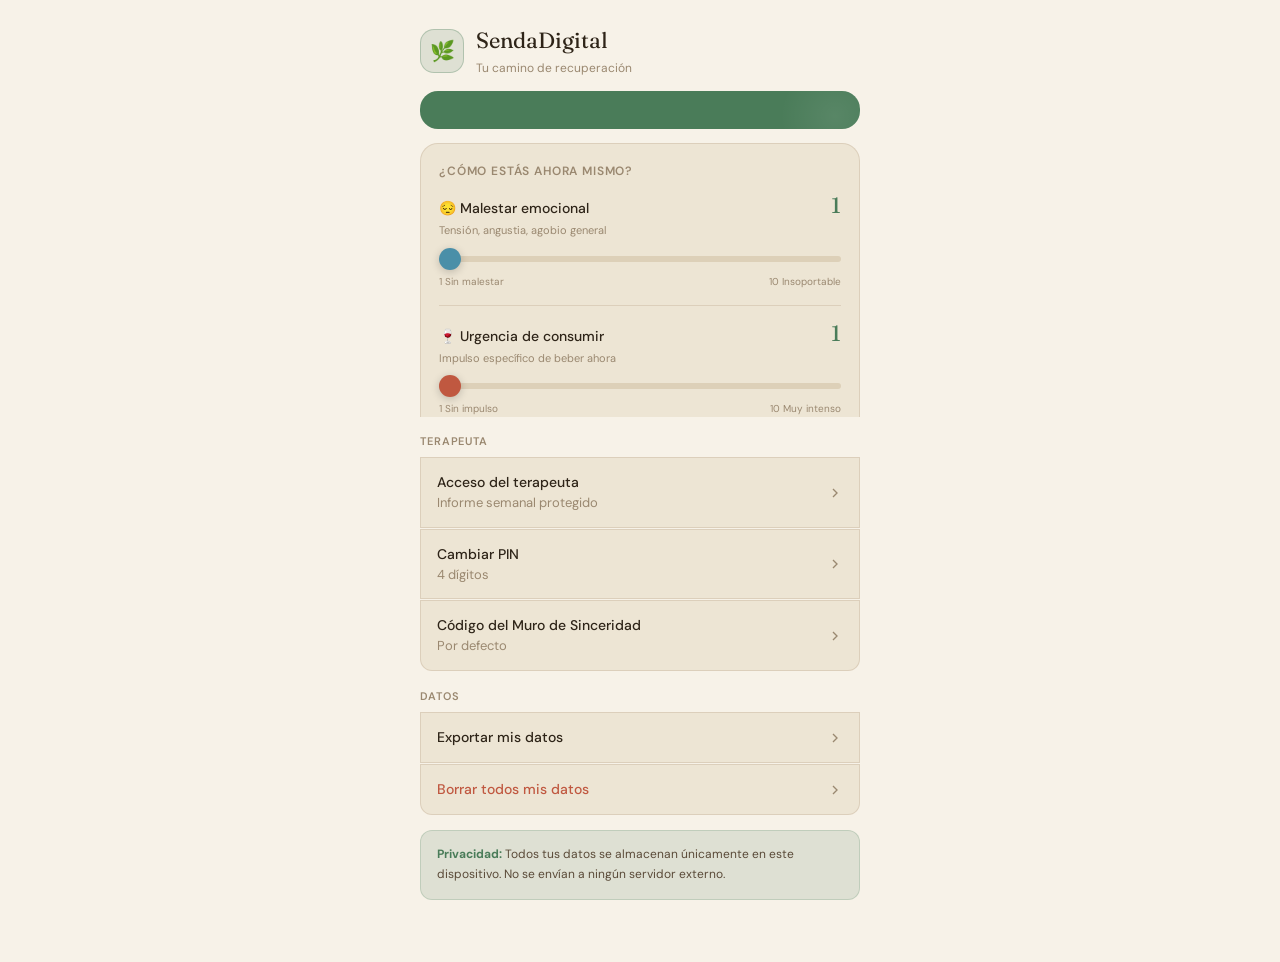
<file: index.html>
<!DOCTYPE html>
<html lang="es">
<head>
<meta charset="UTF-8">
<meta name="viewport" content="width=device-width, initial-scale=1.0, maximum-scale=1.0">
<meta name="theme-color" content="#f7f2e8">
<meta name="apple-mobile-web-app-capable" content="yes">
<meta name="apple-mobile-web-app-status-bar-style" content="default">
<title>SendaDigital</title>
<link rel="manifest" href="manifest.json">
<link rel="preconnect" href="https://fonts.googleapis.com">
<link rel="preconnect" href="https://fonts.gstatic.com" crossorigin>
<link href="https://fonts.googleapis.com/css2?family=Fraunces:ital,wght@0,400;0,600;1,400&family=DM+Sans:wght@300;400;500;600&display=swap" rel="stylesheet">
<style>
:root{
  --cream:#f7f2e8;--warm:#ede5d4;--sand:#ddd0b8;
  --moss:#4a7c59;--moss-dim:rgba(74,124,89,.14);--moss-light:#6a9e78;
  --bark:#a08060;--bark-dim:rgba(160,128,96,.15);
  --earth:#7a5c3a;--earth-dim:rgba(122,92,58,.12);
  --amber:#c8843a;--amber-dim:rgba(200,132,58,.14);
  --rust:#c05840;--rust-dim:rgba(192,88,64,.12);
  --sky:#4a8fa8;--sky-dim:rgba(74,143,168,.13);
  --text:#2e2418;--text-mid:#5a4a38;--text-dim:#9a8870;
  --border:rgba(160,128,96,.22);
  --radius:18px;--radius-sm:12px;
  --font-display:'Fraunces',Georgia,serif;
  --font-body:'DM Sans',sans-serif;
}
*{margin:0;padding:0;box-sizing:border-box;-webkit-tap-highlight-color:transparent}
html,body{height:100%;background:var(--cream);color:var(--text);font-family:var(--font-body);font-size:16px;line-height:1.5;overflow:hidden}
#app{display:flex;flex-direction:column;height:100%;max-width:480px;margin:0 auto;background:var(--cream)}
.screen{display:none;flex:1;overflow-y:auto;padding-bottom:84px;scrollbar-width:none}
.screen::-webkit-scrollbar{display:none}
.screen.active{display:flex;flex-direction:column}
#nav{display:flex;background:var(--warm);border-top:1px solid var(--border)}
.nav-btn{flex:1;display:flex;flex-direction:column;align-items:center;gap:3px;padding:10px 0 13px;background:none;border:none;color:var(--text-dim);font-family:var(--font-body);font-size:10px;font-weight:500;letter-spacing:.04em;text-transform:uppercase;cursor:pointer;transition:color .2s}
.nav-btn.active{color:var(--moss)}
.nav-btn svg{width:22px;height:22px}
.screen-header{padding:24px 20px 0}
.screen-label{font-size:11px;font-weight:600;letter-spacing:.1em;text-transform:uppercase;color:var(--text-dim);margin-bottom:4px}
.screen-title{font-family:var(--font-display);font-size:30px;color:var(--text);line-height:1.1}

/* ── HOME ── */
#home .brand{padding:24px 20px 0;display:flex;align-items:center;gap:12px}
.brand-logo{width:44px;height:44px;background:var(--moss-dim);border:1.5px solid rgba(74,124,89,.3);border-radius:14px;display:flex;align-items:center;justify-content:center;font-size:20px}
.brand-name{font-family:var(--font-display);font-size:22px;color:var(--text)}
.brand-sub{font-size:12px;color:var(--text-dim);margin-top:2px}

.sobriety-card{margin:14px 20px 0;background:var(--moss);border-radius:var(--radius);padding:20px 20px 18px;text-align:center;position:relative;overflow:hidden}
.sobriety-card::before{content:'';position:absolute;top:-30px;right:-30px;width:110px;height:110px;background:radial-gradient(circle,rgba(255,255,255,.08) 0%,transparent 70%);border-radius:50%}
.sober-days{font-family:var(--font-display);font-size:62px;line-height:1;color:#fff}
.sober-label{font-size:13px;color:rgba(255,255,255,.75);margin-top:4px;letter-spacing:.05em;text-transform:uppercase}
.sober-since{font-size:12px;color:rgba(255,255,255,.6);margin-top:8px}
.sober-edit{margin-top:12px;display:inline-block;padding:7px 18px;background:rgba(255,255,255,.15);border:1px solid rgba(255,255,255,.25);border-radius:20px;font-size:12px;color:#fff;cursor:pointer;font-family:var(--font-body);font-weight:500}

.eva-msg{margin:10px 20px 0;background:var(--moss-dim);border:1px solid rgba(74,124,89,.25);border-radius:var(--radius-sm);padding:14px 16px;display:none}
.eva-msg.show{display:block}
.eva-msg-title{font-size:14px;font-weight:600;color:var(--moss);margin-bottom:4px}
.eva-msg-body{font-size:13px;color:var(--text-mid);line-height:1.6}

/* ── SLIDERS HOME ── */
.home-sliders{margin:14px 20px 0;background:var(--warm);border:1px solid var(--border);border-radius:var(--radius);padding:18px}
.home-sliders-title{font-size:12px;font-weight:600;letter-spacing:.07em;text-transform:uppercase;color:var(--text-dim);margin-bottom:14px}
.slider-block{margin-bottom:14px}
.slider-block:last-child{margin-bottom:0}
.slider-row-label{display:flex;justify-content:space-between;align-items:baseline;margin-bottom:6px}
.slider-name{font-size:14px;font-weight:500;color:var(--text)}
.slider-num{font-family:var(--font-display);font-size:22px;line-height:1}
.slider-num.low{color:var(--moss)}
.slider-num.mid{color:var(--amber)}
.slider-num.high{color:var(--rust)}
.home-slider{width:100%;height:6px;-webkit-appearance:none;appearance:none;border-radius:3px;outline:none;cursor:pointer;transition:background .3s}
.home-slider.malestar{background:var(--sand)}
.home-slider.craving{background:var(--sand)}
.home-slider::-webkit-slider-thumb{-webkit-appearance:none;width:22px;height:22px;border-radius:50%;cursor:pointer;box-shadow:0 2px 8px rgba(0,0,0,.2)}
.home-slider.malestar::-webkit-slider-thumb{background:var(--sky)}
.home-slider.craving::-webkit-slider-thumb{background:var(--rust)}
.slider-labels-row{display:flex;justify-content:space-between;margin-top:5px;font-size:10px;color:var(--text-dim)}
.slider-hint{margin-top:10px;padding:10px 12px;border-radius:var(--radius-sm);font-size:12px;line-height:1.55;display:none;animation:fadeSlide .25s ease}
.slider-hint.show{display:block}
.slider-hint.level-mid{background:var(--amber-dim);border:1px solid rgba(200,132,58,.25);color:var(--amber)}
.slider-hint.level-high{background:var(--rust-dim);border:1px solid rgba(192,88,64,.25);color:var(--rust)}
@keyframes fadeSlide{from{opacity:0;transform:translateY(-4px)}to{opacity:1;transform:translateY(0)}}

/* ── VERIFICAR LOS HECHOS INLINE HOME ── */
.vh-inline{margin:10px 20px 0;background:rgba(192,88,64,.06);border:1px solid rgba(192,88,64,.22);border-radius:var(--radius);padding:16px;display:none;animation:fadeSlide .3s ease}
.vh-inline.show{display:block}
.vh-inline-title{font-size:13px;font-weight:600;color:var(--rust);margin-bottom:4px}
.vh-inline-sub{font-size:12px;color:var(--text-dim);margin-bottom:12px;line-height:1.5}
.vh-q{margin-bottom:10px}
.vh-q-label{font-size:12px;font-weight:600;color:var(--text-mid);margin-bottom:5px}
.vh-input{width:100%;padding:9px 12px;background:var(--cream);border:1px solid var(--border);border-radius:var(--radius-sm);font-family:var(--font-body);font-size:13px;color:var(--text);resize:none;min-height:50px}

/* ── MENTE CLARA ── */
.mente-card{margin:14px 20px 0;background:var(--warm);border:1px solid var(--border);border-radius:var(--radius);padding:16px}
.mente-title{font-size:12px;font-weight:600;letter-spacing:.07em;text-transform:uppercase;color:var(--text-dim);margin-bottom:12px}
.mente-btns{display:flex;gap:8px}
.mente-btn{flex:1;border:1.5px solid var(--border);border-radius:var(--radius-sm);padding:12px 8px;text-align:center;cursor:pointer;background:var(--cream);transition:all .15s;font-family:var(--font-body)}
.mente-btn:active{opacity:.8}
.mente-btn-icon{font-size:20px;margin-bottom:5px}
.mente-btn-label{font-size:11px;font-weight:600;text-transform:uppercase;letter-spacing:.05em;margin-bottom:3px}
.mente-btn-desc{font-size:10px;color:var(--text-dim);line-height:1.3}
.mente-btn.m-adicta{border-color:rgba(192,88,64,.35);background:var(--rust-dim)}
.mente-btn.m-adicta .mente-btn-label{color:var(--rust)}
.mente-btn.m-clara{border-color:rgba(74,124,89,.35);background:var(--moss-dim)}
.mente-btn.m-clara .mente-btn-label{color:var(--moss)}
.mente-btn.m-limpia{border-color:rgba(200,132,58,.35);background:var(--amber-dim)}
.mente-btn.m-limpia .mente-btn-label{color:var(--amber)}
.mente-btn.selected{border-width:2px;transform:scale(1.02)}
.mente-nota{margin-top:10px;font-size:12px;color:var(--text-dim);line-height:1.5;display:none}
.mente-nota.show{display:block}

/* Expandible detalle Mente Clara */
.mente-detail{margin-top:10px;display:none;animation:fadeSlide .2s ease}
.mente-detail.show{display:block}
.mente-detail-box{background:var(--cream);border:1px solid var(--border);border-radius:var(--radius-sm);padding:12px 14px}
.mente-detail-title{font-size:12px;font-weight:600;margin-bottom:6px}
.mente-detail-body{font-size:12px;color:var(--text-mid);line-height:1.65}
.mente-detail-link{font-size:11px;color:var(--moss);margin-top:8px;cursor:pointer;text-decoration:underline}

.milestones{margin:14px 20px 0;display:flex;gap:10px;overflow-x:auto;scrollbar-width:none}
.milestones::-webkit-scrollbar{display:none}
.milestone{flex-shrink:0;display:flex;flex-direction:column;align-items:center;gap:5px;width:72px}
.milestone-badge{width:50px;height:50px;border-radius:50%;display:flex;align-items:center;justify-content:center;font-size:22px}
.milestone-badge.achieved{background:var(--moss-dim);border:2px solid rgba(74,124,89,.4)}
.milestone-badge.locked{background:var(--warm);border:2px solid var(--border);filter:grayscale(1) opacity(.4)}
.milestone-label{font-size:10px;color:var(--text-dim);text-align:center}

#sos-btn{margin:14px 20px 0;width:calc(100% - 40px);padding:18px;background:var(--rust);border:none;border-radius:var(--radius);display:flex;align-items:center;justify-content:center;gap:10px;font-family:var(--font-body);font-size:16px;font-weight:600;color:white;cursor:pointer;box-shadow:0 4px 18px rgba(192,88,64,.28);transition:transform .1s}
#sos-btn:active{transform:scale(.98)}
#sos-btn.urgent{animation:pulse 1.5s infinite}
@keyframes pulse{0%,100%{box-shadow:0 4px 18px rgba(192,88,64,.28)}50%{box-shadow:0 4px 28px rgba(192,88,64,.55)}}
#sos-btn svg{width:22px;height:22px}

.prevention-card{margin:14px 20px 0;background:var(--warm);border:1px solid var(--border);border-radius:var(--radius);padding:16px}
.prevention-title{font-size:12px;font-weight:600;letter-spacing:.07em;text-transform:uppercase;color:var(--text-dim);margin-bottom:10px}
.prevention-row{display:flex;align-items:center;justify-content:space-between;gap:10px}
.prevention-label{font-size:14px;color:var(--text-mid);flex:1}
.prevention-time-btn{padding:7px 14px;background:var(--moss-dim);border:1px solid rgba(74,124,89,.3);border-radius:20px;font-family:var(--font-body);font-size:13px;font-weight:500;color:var(--moss);cursor:pointer}
.prevention-note{font-size:11px;color:var(--text-dim);margin-top:8px;line-height:1.5}

.quick-title{padding:18px 20px 0;font-size:11px;font-weight:600;letter-spacing:.1em;text-transform:uppercase;color:var(--text-dim)}
.quick-grid{display:grid;grid-template-columns:1fr 1fr;gap:10px;padding:10px 20px 0}
.quick-btn{background:var(--warm);border:1px solid var(--border);border-radius:var(--radius);padding:16px 14px;display:flex;flex-direction:column;gap:8px;cursor:pointer;text-align:left;transition:background .15s}
.quick-btn:active{background:var(--sand)}
.q-icon{width:32px;height:32px;border-radius:10px;display:flex;align-items:center;justify-content:center;font-size:16px}
.q-label{font-size:13px;font-weight:500;color:var(--text)}
.q-sub{font-size:11px;color:var(--text-dim)}

/* ── SOS ── */
#sos-overlay{display:none;position:fixed;inset:0;background:rgba(46,36,24,.7);z-index:100;flex-direction:column;align-items:center;justify-content:flex-end}
#sos-overlay.open{display:flex}
#sos-modal{background:var(--cream);border-radius:24px 24px 0 0;padding:12px 20px 36px;width:100%;max-width:480px;max-height:92vh;overflow-y:auto;animation:slideUp .25s ease}
@keyframes slideUp{from{transform:translateY(40px);opacity:0}to{transform:translateY(0);opacity:1}}
.sos-handle{width:36px;height:4px;background:var(--sand);border-radius:2px;margin:0 auto 20px}
.sos-title{font-family:var(--font-display);font-size:26px;color:var(--rust);margin-bottom:6px}
.sos-sub{font-size:14px;color:var(--text-mid);margin-bottom:18px}

.pros-contras-box{background:var(--warm);border:1px solid var(--border);border-radius:var(--radius);padding:16px;margin-bottom:16px}
.pc-title{font-size:13px;font-weight:600;color:var(--text);margin-bottom:4px}
.pc-sub{font-size:12px;color:var(--text-dim);margin-bottom:12px;line-height:1.5}
.pc-grid{display:grid;grid-template-columns:1fr 1fr;gap:8px}
.pc-col{background:var(--cream);border-radius:var(--radius-sm);padding:10px}
.pc-col-title{font-size:11px;font-weight:600;text-transform:uppercase;letter-spacing:.06em;margin-bottom:8px}
.pc-col.pros .pc-col-title{color:var(--moss)}
.pc-col.cons .pc-col-title{color:var(--rust)}
.pc-item{font-size:12px;color:var(--text-mid);padding:4px 0;border-bottom:1px solid var(--border);line-height:1.4}
.pc-item:last-child{border-bottom:none}
.pc-reflect{margin-top:10px;font-size:12px;color:var(--moss);font-style:italic;line-height:1.5}

.breathing-box{background:var(--warm);border-radius:var(--radius);padding:22px 18px;text-align:center;margin-bottom:16px;border:1px solid var(--border)}
#breath-circle{width:80px;height:80px;border-radius:50%;background:var(--moss-dim);border:2px solid rgba(74,124,89,.35);margin:0 auto 14px;transition:transform 1s ease-in-out;display:flex;align-items:center;justify-content:center;font-size:26px}
#breath-circle.inhale{transform:scale(1.5);background:rgba(74,124,89,.2)}
#breath-circle.hold{transform:scale(1.5);background:rgba(200,132,58,.18);border-color:rgba(200,132,58,.5)}
#breath-circle.exhale{transform:scale(1)}
#breath-phase{font-size:17px;font-weight:500;color:var(--moss)}
#breath-count{font-size:13px;color:var(--text-dim);margin-top:4px}
#breath-start{margin-top:14px;padding:10px 24px;background:var(--moss-dim);border:1px solid rgba(74,124,89,.3);border-radius:20px;color:var(--moss);font-family:var(--font-body);font-size:14px;font-weight:500;cursor:pointer}
.sos-techniques{display:flex;flex-direction:column;gap:10px;margin-bottom:16px}
.technique-btn{background:var(--warm);border:1px solid var(--border);border-radius:var(--radius-sm);padding:14px 16px;display:flex;align-items:center;gap:12px;text-align:left;cursor:pointer;transition:background .15s}
.technique-btn:active{background:var(--sand)}
.technique-icon{font-size:22px;flex-shrink:0}
.technique-name{font-size:14px;font-weight:500;color:var(--text)}
.technique-desc{font-size:12px;color:var(--text-dim);margin-top:2px}
.sos-contacts{display:flex;flex-direction:column;gap:8px}
.contact-btn{background:none;border:1px solid var(--border);border-radius:var(--radius-sm);padding:14px 16px;display:flex;align-items:center;gap:12px;cursor:pointer;color:var(--text);font-family:var(--font-body);text-decoration:none;transition:background .15s}
.contact-btn:active{background:var(--warm)}
.contact-btn.urgent{border-color:rgba(192,88,64,.35)}
.contact-btn svg{width:18px;height:18px;flex-shrink:0}
.contact-name{font-size:13px;font-weight:500}
.contact-num{font-size:12px;color:var(--text-dim)}
#sos-close{margin-top:16px;width:100%;padding:14px;background:var(--warm);border:1px solid var(--border);border-radius:var(--radius-sm);color:var(--text-dim);font-family:var(--font-body);font-size:14px;cursor:pointer}

#technique-overlay{display:none;position:fixed;inset:0;background:rgba(46,36,24,.8);z-index:110;align-items:center;justify-content:center;padding:24px}
#technique-overlay.open{display:flex}
#technique-modal{background:var(--cream);border-radius:var(--radius);padding:28px 24px;width:100%;max-width:440px;text-align:center;animation:fadeIn .2s ease}
@keyframes fadeIn{from{opacity:0;transform:scale(.96)}to{opacity:1;transform:scale(1)}}
#technique-title{font-family:var(--font-display);font-size:22px;margin-bottom:12px;color:var(--text)}
#technique-body{font-size:15px;color:var(--text-mid);line-height:1.75;text-align:left}
#technique-close{margin-top:22px;padding:12px 28px;background:var(--moss-dim);border:1px solid rgba(74,124,89,.3);border-radius:20px;color:var(--moss);font-family:var(--font-body);font-size:14px;font-weight:500;cursor:pointer}

/* ── DIARIO ── */
#diario .ema-intro{margin:14px 20px 0;font-size:14px;color:var(--text-mid);line-height:1.65}
.ema-question{margin:14px 20px 0;background:var(--warm);border:1px solid var(--border);border-radius:var(--radius);padding:18px}
.ema-q-label{font-size:11px;font-weight:600;letter-spacing:.08em;text-transform:uppercase;color:var(--text-dim);margin-bottom:6px}
.ema-q-text{font-size:15px;color:var(--text);margin-bottom:14px;line-height:1.5}
.slider-val{text-align:right;font-size:24px;font-family:var(--font-display);color:var(--moss);margin-bottom:8px}
.ema-slider{width:100%;height:6px;-webkit-appearance:none;appearance:none;background:var(--sand);border-radius:3px;outline:none;cursor:pointer}
.ema-slider::-webkit-slider-thumb{-webkit-appearance:none;width:22px;height:22px;border-radius:50%;background:var(--moss);cursor:pointer;box-shadow:0 2px 8px rgba(74,124,89,.35)}
.slider-labels{display:flex;justify-content:space-between;margin-top:6px;font-size:11px;color:var(--text-dim)}
.mood-grid{display:flex;flex-wrap:wrap;gap:8px}
.mood-chip{padding:7px 14px;background:var(--cream);border:1px solid var(--border);border-radius:20px;font-size:13px;color:var(--text-mid);cursor:pointer;transition:all .15s;font-family:var(--font-body)}
.mood-chip.selected{background:var(--moss-dim);border-color:rgba(74,124,89,.45);color:var(--moss)}
.apoyo-btns{display:flex;gap:10px}
.apoyo-btn{flex:1;padding:12px;background:var(--cream);border:1px solid var(--border);border-radius:var(--radius-sm);font-family:var(--font-body);font-size:14px;font-weight:500;color:var(--text-mid);cursor:pointer;transition:all .15s;text-align:center}
.apoyo-btn.selected{background:var(--moss-dim);border-color:rgba(74,124,89,.4);color:var(--moss)}

.verificar-box{margin:14px 20px 0;background:rgba(192,88,64,.06);border:1px solid rgba(192,88,64,.22);border-radius:var(--radius);padding:18px;display:none}
.verificar-box.show{display:block}
.verificar-title{font-size:13px;font-weight:600;color:var(--rust);margin-bottom:4px}
.verificar-sub{font-size:12px;color:var(--text-dim);margin-bottom:14px;line-height:1.5}
.verificar-q{margin-bottom:12px}
.verificar-q-label{font-size:12px;font-weight:600;color:var(--text-mid);margin-bottom:6px}
.verificar-input{width:100%;padding:10px 12px;background:var(--cream);border:1px solid var(--border);border-radius:var(--radius-sm);font-family:var(--font-body);font-size:13px;color:var(--text);resize:none;min-height:56px}

.please-section{margin:14px 20px 0;background:var(--sky-dim);border:1px solid rgba(74,143,168,.2);border-radius:var(--radius);padding:18px}
.please-title-row{display:flex;align-items:center;gap:8px;margin-bottom:4px}
.please-badge{padding:3px 10px;background:var(--sky-dim);border:1px solid rgba(74,143,168,.35);border-radius:10px;font-size:11px;font-weight:700;color:var(--sky);letter-spacing:.06em}
.please-desc{font-size:13px;color:var(--text-dim);margin-bottom:14px;line-height:1.5}
.please-grid{display:flex;flex-direction:column;gap:8px}
.please-item{display:flex;align-items:center;justify-content:space-between;gap:10px}
.please-label{font-size:14px;color:var(--text-mid);flex:1}
.please-letter{font-family:var(--font-display);font-size:16px;color:var(--sky);width:18px;flex-shrink:0}
.toggle-wrap{position:relative;width:44px;height:24px;flex-shrink:0}
.toggle-wrap input{opacity:0;width:0;height:0;position:absolute}
.toggle-track{display:block;width:44px;height:24px;background:var(--sand);border-radius:12px;cursor:pointer;transition:background .2s}
.toggle-wrap input:checked+.toggle-track{background:var(--moss)}
.toggle-thumb{position:absolute;top:2px;left:2px;width:20px;height:20px;background:white;border-radius:50%;transition:transform .2s;pointer-events:none}
.toggle-wrap input:checked~.toggle-thumb{transform:translateX(20px)}

.diario-submit{margin:18px 20px 0;width:calc(100% - 40px);padding:16px;background:var(--moss);border:none;border-radius:var(--radius);font-family:var(--font-body);font-size:15px;font-weight:600;color:white;cursor:pointer}
.diario-submit:active{opacity:.85}
.registro-item{background:var(--warm);border:1px solid var(--border);border-radius:var(--radius-sm);padding:12px 14px;margin-bottom:8px;display:flex;align-items:center;gap:12px}
.registro-fecha{font-size:11px;color:var(--text-dim);min-width:70px}
.registro-chips{display:flex;gap:6px;flex-wrap:wrap;flex:1}
.chip-small{padding:3px 8px;border-radius:10px;font-size:11px;font-weight:500}
.chip-green{background:var(--moss-dim);color:var(--moss)}
.chip-amber{background:var(--amber-dim);color:var(--amber)}
.chip-red{background:var(--rust-dim);color:var(--rust)}
.chip-sky{background:var(--sky-dim);color:var(--sky)}

/* ── TAREAS ── */
.uso-tabs{display:flex;gap:0;margin:14px 20px 0;background:var(--warm);border:1px solid var(--border);border-radius:var(--radius);overflow:hidden}
.uso-tab{flex:1;padding:11px 6px;text-align:center;cursor:pointer;font-family:var(--font-body);font-size:11px;font-weight:600;color:var(--text-dim);border:none;background:none;transition:all .15s;letter-spacing:.03em;border-right:1px solid var(--border)}
.uso-tab:last-child{border-right:none}
.uso-tab.active{background:var(--moss);color:white}
.uso-tab.crisis.active{background:var(--rust)}
.uso-tab.vulnerable.active{background:var(--amber)}
.uso-tab.construir.active{background:var(--moss)}
.uso-context{margin:10px 20px 0;padding:10px 14px;border-radius:var(--radius-sm);font-size:12px;line-height:1.55;display:none}
.uso-context.show{display:block}
.uso-context.crisis{background:var(--rust-dim);border:1px solid rgba(192,88,64,.2);color:var(--rust)}
.uso-context.vulnerable{background:var(--amber-dim);border:1px solid rgba(200,132,58,.2);color:var(--amber)}
.uso-context.construir{background:var(--moss-dim);border:1px solid rgba(74,124,89,.2);color:var(--moss)}
.tarea-card{margin:12px 20px 0;background:var(--warm);border:1px solid var(--border);border-radius:var(--radius);overflow:hidden;cursor:pointer}
.tarea-card:active{border-color:rgba(74,124,89,.4)}
.tarea-header{padding:16px;display:flex;align-items:flex-start;gap:12px}
.tarea-icon{width:40px;height:40px;border-radius:12px;display:flex;align-items:center;justify-content:center;font-size:18px;flex-shrink:0}
.tarea-meta{flex:1}
.tarea-name{font-size:15px;font-weight:500;margin-bottom:4px;color:var(--text)}
.tarea-tags{display:flex;gap:6px;flex-wrap:wrap}
.tarea-tag{padding:2px 8px;border-radius:8px;font-size:11px;font-weight:500}
.tag-dbt{background:rgba(160,128,96,.15);color:var(--bark)}
.tag-resp{background:var(--moss-dim);color:var(--moss)}
.tag-mindful{background:var(--amber-dim);color:var(--amber)}
.tag-motor{background:var(--rust-dim);color:var(--rust)}
.tag-please{background:var(--sky-dim);color:var(--sky)}
.tag-adicciones{background:var(--earth-dim);color:var(--earth)}
.tarea-duration{font-size:12px;color:var(--text-dim);flex-shrink:0}
.tarea-body{display:none;padding:0 16px 16px;border-top:1px solid var(--border)}
.tarea-body.open{display:block}
.tarea-steps{margin-top:14px;display:flex;flex-direction:column;gap:10px}
.step{display:flex;gap:12px;align-items:flex-start}
.step-num{width:22px;height:22px;border-radius:50%;background:var(--cream);border:1px solid var(--border);display:flex;align-items:center;justify-content:center;font-size:11px;font-weight:600;color:var(--text-dim);flex-shrink:0;margin-top:1px}
.step-text{font-size:14px;color:var(--text-mid);line-height:1.55;flex:1}
.tarea-timer-btn{margin-top:14px;width:100%;padding:11px;background:var(--moss-dim);border:1px solid rgba(74,124,89,.3);border-radius:var(--radius-sm);color:var(--moss);font-family:var(--font-body);font-size:13px;font-weight:500;cursor:pointer}
.tarea-fuente{margin-top:10px;font-size:11px;color:var(--text-dim);font-style:italic;border-top:1px solid var(--border);padding-top:8px}

/* ── PROGRESO ── */
.stat-row{display:grid;grid-template-columns:1fr 1fr;gap:10px;margin:16px 20px 0}
.stat-box{background:var(--warm);border:1px solid var(--border);border-radius:var(--radius);padding:16px 14px;text-align:center}
.stat-val{font-family:var(--font-display);font-size:34px;color:var(--moss);line-height:1}
.stat-label{font-size:12px;color:var(--text-dim);margin-top:5px;line-height:1.3}
.mini-chart{margin:14px 20px 0;background:var(--warm);border:1px solid var(--border);border-radius:var(--radius);padding:18px 16px}
.chart-title{font-size:12px;font-weight:600;letter-spacing:.07em;text-transform:uppercase;color:var(--text-dim);margin-bottom:14px}
.bar-chart{display:flex;align-items:flex-end;gap:6px;height:80px}
.bar-col{flex:1;display:flex;flex-direction:column;align-items:center;gap:5px}
.bar{width:100%;border-radius:4px 4px 0 0;min-height:4px}
.bar.craving{background:var(--rust);opacity:.65}
.bar.malestar{background:var(--sky);opacity:.55}
.bar-day{font-size:10px;color:var(--text-dim)}
.legend{display:flex;gap:16px;margin-top:12px}
.legend-item{display:flex;align-items:center;gap:5px;font-size:11px;color:var(--text-dim)}
.legend-dot{width:8px;height:8px;border-radius:50%}
.halt-week-box{margin:14px 20px 0;background:var(--warm);border:1px solid var(--border);border-radius:var(--radius);padding:18px}
.halt-row{display:flex;gap:8px;margin-top:10px;flex-wrap:wrap}
.halt-item{flex:1;min-width:80px;background:var(--cream);border:1px solid var(--border);border-radius:var(--radius-sm);padding:10px 8px;text-align:center}
.halt-letter{font-family:var(--font-display);font-size:20px;color:var(--rust)}
.halt-name{font-size:10px;color:var(--text-dim);margin-top:2px}
.halt-count{font-size:13px;font-weight:600;margin-top:4px}
.mente-week-box{margin:14px 20px 0;background:var(--warm);border:1px solid var(--border);border-radius:var(--radius);padding:18px}
.mente-week-row{display:flex;gap:8px;margin-top:10px}
.mente-week-item{flex:1;border-radius:var(--radius-sm);padding:10px 8px;text-align:center;border:1px solid var(--border)}
.logros-grid{display:grid;grid-template-columns:repeat(3,1fr);gap:10px;margin:14px 20px 0}
.logro{background:var(--warm);border:1px solid var(--border);border-radius:var(--radius-sm);padding:14px 10px;text-align:center;display:flex;flex-direction:column;align-items:center;gap:6px}
.logro.locked{opacity:.4;filter:grayscale(1)}
.logro-icon{font-size:28px}
.logro-name{font-size:11px;color:var(--text-dim);line-height:1.3}

/* ── AJUSTES ── */
.profile-box{margin:20px 20px 0;background:var(--warm);border:1px solid var(--border);border-radius:var(--radius);padding:22px;text-align:center}
.profile-avatar{width:60px;height:60px;border-radius:50%;background:var(--moss-dim);border:2px solid rgba(74,124,89,.3);margin:0 auto 12px;display:flex;align-items:center;justify-content:center;font-size:24px}
.profile-name{font-family:var(--font-display);font-size:20px}
.profile-id{font-size:12px;color:var(--text-dim);margin-top:4px;font-family:monospace}
.settings-section{margin:16px 20px 0}
.settings-section-title{font-size:11px;font-weight:600;letter-spacing:.08em;text-transform:uppercase;color:var(--text-dim);margin-bottom:8px}
.settings-row{background:var(--warm);border:1px solid var(--border);padding:14px 16px;display:flex;align-items:center;justify-content:space-between;margin-bottom:1px;cursor:pointer}
.settings-row:first-of-type{border-radius:var(--radius-sm) var(--radius-sm) 0 0}
.settings-row:last-of-type{border-radius:0 0 var(--radius-sm) var(--radius-sm)}
.settings-row-label{font-size:14px;font-weight:500;color:var(--text)}
.settings-row-val{font-size:13px;color:var(--text-dim)}
.settings-row svg{width:16px;height:16px;color:var(--text-dim)}
.data-note{margin:14px 20px 0;background:var(--moss-dim);border:1px solid rgba(74,124,89,.2);border-radius:var(--radius-sm);padding:14px 16px;font-size:12px;color:var(--text-mid);line-height:1.65}
.data-note strong{color:var(--moss)}

/* ── TERAPEUTA ── */
#terapeuta-screen{display:none;position:fixed;inset:0;background:var(--cream);z-index:200;flex-direction:column;overflow-y:auto}
#terapeuta-screen.open{display:flex}
.terap-header{padding:20px 20px 16px;background:var(--moss);display:flex;align-items:center;gap:12px;flex-shrink:0}
.terap-back{background:rgba(255,255,255,.15);border:none;border-radius:10px;width:36px;height:36px;display:flex;align-items:center;justify-content:center;cursor:pointer;flex-shrink:0}
.terap-back svg{width:20px;height:20px;color:white}
.terap-title{font-family:var(--font-display);font-size:22px;color:white}
.terap-sub{font-size:12px;color:rgba(255,255,255,.7);margin-top:2px}
#pin-screen{padding:40px 24px;text-align:center;flex:1;display:flex;flex-direction:column;align-items:center;justify-content:center}
#pin-screen h2{font-family:var(--font-display);font-size:24px;margin-bottom:8px}
#pin-screen p{font-size:14px;color:var(--text-dim);margin-bottom:28px;line-height:1.5}
.pin-dots{display:flex;gap:12px;justify-content:center;margin-bottom:28px}
.pin-dot{width:14px;height:14px;border-radius:50%;background:var(--sand);border:2px solid var(--bark);transition:background .15s}
.pin-dot.filled{background:var(--moss);border-color:var(--moss)}
.pin-pad{display:grid;grid-template-columns:repeat(3,1fr);gap:12px;width:100%;max-width:260px}
.pin-key{padding:18px 10px;background:var(--warm);border:1px solid var(--border);border-radius:var(--radius-sm);font-family:var(--font-display);font-size:22px;color:var(--text);cursor:pointer;text-align:center;transition:background .15s}
.pin-key:active{background:var(--sand)}
.pin-key.del{font-size:16px;color:var(--text-dim)}
.pin-error{color:var(--rust);font-size:13px;margin-top:12px;min-height:20px}
#terap-dashboard{padding:20px;flex:1;display:none}
#terap-dashboard.open{display:block}
.terap-section{margin-bottom:20px}
.terap-section-title{font-size:11px;font-weight:600;letter-spacing:.08em;text-transform:uppercase;color:var(--text-dim);margin-bottom:10px}
.terap-stat-row{display:grid;grid-template-columns:1fr 1fr 1fr;gap:8px;margin-bottom:14px}
.terap-stat{background:var(--warm);border:1px solid var(--border);border-radius:var(--radius-sm);padding:12px 10px;text-align:center}
.terap-stat-val{font-family:var(--font-display);font-size:26px;color:var(--moss);line-height:1}
.terap-stat-label{font-size:11px;color:var(--text-dim);margin-top:4px}
.alert-box{background:var(--rust-dim);border:1px solid rgba(192,88,64,.25);border-radius:var(--radius-sm);padding:14px 16px;margin-bottom:10px}
.alert-title{font-size:13px;font-weight:600;color:var(--rust);margin-bottom:4px}
.alert-body{font-size:13px;color:var(--text-mid);line-height:1.5}
.terap-table{width:100%;border-collapse:collapse}
.terap-table th{font-size:11px;font-weight:600;letter-spacing:.06em;text-transform:uppercase;color:var(--text-dim);padding:6px 8px;text-align:left;border-bottom:1px solid var(--border)}
.terap-table td{font-size:12px;color:var(--text-mid);padding:8px 8px;border-bottom:1px solid var(--border)}
.terap-table tr:last-child td{border-bottom:none}
.review-protocol{background:var(--sky-dim);border:1px solid rgba(74,143,168,.2);border-radius:var(--radius-sm);padding:14px 16px;margin-bottom:14px}
.review-title{font-size:13px;font-weight:600;color:var(--sky);margin-bottom:6px}
.review-body{font-size:13px;color:var(--text-mid);line-height:1.55}
.semaforo-row{display:flex;gap:8px;margin-top:10px}
.semaforo-item{flex:1;border-radius:var(--radius-sm);padding:8px 10px;text-align:center}
.sem-verde{background:rgba(74,124,89,.12);border:1px solid rgba(74,124,89,.25)}
.sem-ambar{background:var(--amber-dim);border:1px solid rgba(200,132,58,.3)}
.sem-rojo{background:var(--rust-dim);border:1px solid rgba(192,88,64,.3)}
.sem-color{font-size:18px;margin-bottom:4px}
.sem-label{font-size:10px;font-weight:600;letter-spacing:.05em;text-transform:uppercase}
.sem-desc{font-size:10px;color:var(--text-dim);margin-top:3px;line-height:1.4}
.code-label{font-size:12px;color:var(--text-dim);margin-bottom:4px}
.code-val{font-family:monospace;font-size:18px;letter-spacing:.1em;color:var(--earth);font-weight:600}
.code-note{font-size:11px;color:var(--text-dim);line-height:1.4;margin-top:8px}
.export-btn{width:100%;padding:13px;background:var(--moss);border:none;border-radius:var(--radius-sm);font-family:var(--font-body);font-size:14px;font-weight:600;color:white;cursor:pointer;margin-top:8px}

/* ── MODALES ── */
#fecha-overlay{display:none;position:fixed;inset:0;background:rgba(46,36,24,.6);z-index:90;align-items:center;justify-content:center;padding:24px}
#fecha-overlay.open{display:flex}
#fecha-modal{background:var(--cream);border-radius:var(--radius);padding:28px 24px;width:100%;max-width:380px;animation:fadeIn .2s ease}
#fecha-modal h3{font-family:var(--font-display);font-size:20px;margin-bottom:8px}
#fecha-modal .eva-note{font-size:13px;color:var(--text-dim);margin-bottom:16px;line-height:1.5}
#fecha-input{width:100%;padding:12px 14px;background:var(--warm);border:1px solid var(--border);border-radius:var(--radius-sm);color:var(--text);font-family:var(--font-body);font-size:15px;margin-bottom:16px}
.fecha-btns{display:flex;gap:10px}
.fecha-btn{flex:1;padding:12px;border-radius:var(--radius-sm);font-family:var(--font-body);font-size:14px;font-weight:500;cursor:pointer;border:none}
.fecha-btn.cancel{background:var(--warm);color:var(--text-dim)}
.fecha-btn.confirm{background:var(--moss);color:white}
#timer-overlay{display:none;position:fixed;inset:0;background:rgba(46,36,24,.8);z-index:90;align-items:center;justify-content:center;padding:24px}
#timer-overlay.open{display:flex}
#timer-modal{background:var(--cream);border-radius:var(--radius);padding:32px 24px;width:100%;max-width:360px;text-align:center;animation:fadeIn .2s ease}
#timer-name{font-family:var(--font-display);font-size:20px;margin-bottom:6px;color:var(--text)}
#timer-display{font-family:var(--font-display);font-size:58px;color:var(--moss);line-height:1;margin:20px 0}
#timer-stop{padding:12px 28px;background:var(--rust-dim);border:1px solid rgba(192,88,64,.3);border-radius:20px;color:var(--rust);font-family:var(--font-body);font-size:14px;font-weight:500;cursor:pointer}

/* ── MENTE SABIA MODAL ── */
#mente-sabia-overlay{display:none;position:fixed;inset:0;background:rgba(46,36,24,.8);z-index:110;align-items:center;justify-content:center;padding:24px}
#mente-sabia-overlay.open{display:flex}
#mente-sabia-modal{background:var(--cream);border-radius:var(--radius);padding:28px 24px;width:100%;max-width:440px;max-height:85vh;overflow-y:auto;animation:fadeIn .2s ease}
.ms-title{font-family:var(--font-display);font-size:22px;color:var(--text);margin-bottom:6px}
.ms-sub{font-size:13px;color:var(--text-dim);margin-bottom:18px;line-height:1.55}
.ms-venn{display:flex;justify-content:space-between;gap:8px;margin-bottom:18px}
.ms-state{flex:1;border-radius:var(--radius-sm);padding:14px 10px;text-align:center}
.ms-state.adicta{background:var(--rust-dim);border:1.5px solid rgba(192,88,64,.3)}
.ms-state.clara{background:var(--moss-dim);border:1.5px solid rgba(74,124,89,.4)}
.ms-state.limpia{background:var(--amber-dim);border:1.5px solid rgba(200,132,58,.3)}
.ms-state-icon{font-size:24px;margin-bottom:6px}
.ms-state-name{font-size:12px;font-weight:700;letter-spacing:.05em;text-transform:uppercase;margin-bottom:6px}
.ms-state.adicta .ms-state-name{color:var(--rust)}
.ms-state.clara .ms-state-name{color:var(--moss)}
.ms-state.limpia .ms-state-name{color:var(--amber)}
.ms-state-desc{font-size:11px;color:var(--text-mid);line-height:1.45}
.ms-section{margin-bottom:16px}
.ms-section-title{font-size:12px;font-weight:700;letter-spacing:.06em;text-transform:uppercase;color:var(--text-dim);margin-bottom:8px}
.ms-section-body{font-size:13px;color:var(--text-mid);line-height:1.65}
.ms-close{margin-top:4px;width:100%;padding:13px;background:var(--moss-dim);border:1px solid rgba(74,124,89,.3);border-radius:var(--radius-sm);color:var(--moss);font-family:var(--font-body);font-size:14px;font-weight:500;cursor:pointer}

/* ── MURO DE SINCERIDAD ── */
#muro-trigger{margin:10px 20px 0;width:calc(100% - 40px);padding:13px;background:none;border:1.5px dashed var(--border);border-radius:var(--radius);font-family:var(--font-body);font-size:13px;font-weight:500;color:var(--text-dim);cursor:pointer}
#muro-overlay{display:none;position:fixed;inset:0;background:var(--cream);z-index:300;flex-direction:column;align-items:center;justify-content:center;padding:28px;text-align:center;overflow-y:auto}
#muro-overlay.open{display:flex}
.muro-icon{font-size:44px;margin-bottom:14px}
.muro-title{font-family:var(--font-display);font-size:26px;color:var(--text);margin-bottom:12px}
.muro-body{font-size:15px;color:var(--text-mid);line-height:1.75;max-width:380px;margin-bottom:22px}
.muro-call{display:flex;align-items:center;justify-content:center;gap:8px;width:100%;max-width:340px;padding:14px;border-radius:var(--radius-sm);text-decoration:none;font-size:14px;font-weight:600;margin-bottom:10px}
.muro-call.principal{background:var(--moss);color:white}
.muro-call.secundario{background:var(--rust-dim);border:1px solid rgba(192,88,64,.3);color:var(--rust)}
.muro-unlock-row{display:flex;gap:8px;width:100%;max-width:340px;margin-top:18px}
.muro-unlock-input{flex:1;padding:12px 14px;background:var(--warm);border:1px solid var(--border);border-radius:var(--radius-sm);font-family:var(--font-body);font-size:14px;color:var(--text);text-transform:uppercase}
.muro-unlock-btn{padding:12px 18px;background:var(--moss-dim);border:1px solid rgba(74,124,89,.3);border-radius:var(--radius-sm);color:var(--moss);font-family:var(--font-body);font-size:14px;font-weight:600;cursor:pointer}
.muro-note{font-size:12px;color:var(--text-dim);margin-top:10px;max-width:340px;line-height:1.5}
/* ── SURF TIMER ── */
#surf-overlay{display:none;position:fixed;inset:0;background:rgba(46,36,24,.85);z-index:120;align-items:center;justify-content:center;padding:24px}
#surf-overlay.open{display:flex}
#surf-modal{background:var(--cream);border-radius:var(--radius);padding:32px 24px;width:100%;max-width:380px;text-align:center;animation:fadeIn .2s ease}
.surf-wave{font-size:44px;display:inline-block;animation:surfFloat 3s ease-in-out infinite}
@keyframes surfFloat{0%,100%{transform:translateY(0)}50%{transform:translateY(-8px)}}
#surf-display{font-family:var(--font-display);font-size:54px;color:var(--sky);line-height:1;margin:14px 0}
.surf-progress{width:100%;height:8px;background:var(--sand);border-radius:4px;overflow:hidden;margin-bottom:18px}
#surf-bar{height:100%;width:0%;background:var(--sky);border-radius:4px;transition:width 1s linear}
#surf-phrase{font-size:14px;color:var(--text-mid);line-height:1.7;min-height:66px;font-style:italic}
#surf-stop{margin-top:14px;padding:12px 26px;background:var(--moss-dim);border:1px solid rgba(74,124,89,.3);border-radius:20px;color:var(--moss);font-family:var(--font-body);font-size:14px;font-weight:500;cursor:pointer}
/* ── HABILIDADES ── */
.hab-count-row{display:flex;align-items:baseline;gap:10px;margin-bottom:10px}
.hab-count-num{font-family:var(--font-display);font-size:38px;color:var(--moss);line-height:1}
.hab-count-label{font-size:13px;color:var(--text-dim)}
.hab-chips{display:flex;flex-wrap:wrap;gap:6px}

#toast{position:fixed;bottom:96px;left:50%;transform:translateX(-50%) translateY(10px);background:var(--moss);border-radius:20px;padding:10px 20px;font-size:13px;font-weight:500;color:white;opacity:0;transition:all .25s;z-index:50;white-space:nowrap;pointer-events:none}
#toast.show{opacity:1;transform:translateX(-50%) translateY(0)}
</style>
</head>
<body>
<div id="app">

<!-- HOME -->
<div id="home" class="screen active">
  <div class="brand"><div class="brand-logo">🌿</div><div><div class="brand-name">SendaDigital</div><div class="brand-sub">Tu camino de recuperación</div></div></div>

  <div class="sobriety-card">
    <div class="sober-days" id="sober-days">—</div>
    <div class="sober-label">días de sobriedad</div>
    <div class="sober-since" id="sober-since">Establece tu fecha de inicio</div>
    <button class="sober-edit" onclick="openFechaModal()">✎ Editar fecha</button>
  </div>

  <div class="eva-msg" id="eva-msg">
    <div class="eva-msg-title">🌱 Empezamos de nuevo</div>
    <div class="eva-msg-body">Una caída no te condena a no dejarlo nunca. Has vuelto — eso es lo que importa. Lo que has aprendido permanece.</div>
  </div>

  <!-- SLIDERS HOME -->
  <div class="home-sliders">
    <div class="home-sliders-title">¿Cómo estás ahora mismo?</div>

    <div class="slider-block">
      <div class="slider-row-label">
        <div>
          <span class="slider-name">😔 Malestar emocional</span>
          <div style="font-size:11px;color:var(--text-dim);margin-top:2px">Tensión, angustia, agobio general</div>
        </div>
        <span class="slider-num low" id="home-val-malestar">1</span>
      </div>
      <input type="range" class="home-slider malestar" id="home-sl-malestar" min="1" max="10" value="1" oninput="onHomeMalestarChange(this.value)">
      <div class="slider-labels-row"><span>1 Sin malestar</span><span>10 Insoportable</span></div>
    </div>

    <div class="slider-hint" id="hint-malestar-mid">
      🟡 Malestar moderado. Prueba un ejercicio preventivo antes de que suba.
      <button onclick="goTo('tareas');switchUsoExternal('vulnerable')" style="margin-top:6px;display:block;padding:6px 14px;background:var(--amber-dim);border:1px solid rgba(200,132,58,.3);border-radius:12px;font-family:var(--font-body);font-size:12px;color:var(--amber);cursor:pointer">Ver ejercicios preventivos →</button>
    </div>
    <div class="slider-hint" id="hint-malestar-high">
      🔴 Malestar alto. Usa el botón SOS o Verificar los hechos abajo.
    </div>

    <div class="slider-block" style="margin-top:16px;padding-top:16px;border-top:1px solid var(--border)">
      <div class="slider-row-label">
        <div>
          <span class="slider-name">🍷 Urgencia de consumir</span>
          <div style="font-size:11px;color:var(--text-dim);margin-top:2px">Impulso específico de beber ahora</div>
        </div>
        <span class="slider-num low" id="home-val-craving">1</span>
      </div>
      <input type="range" class="home-slider craving" id="home-sl-craving" min="1" max="10" value="1" oninput="onHomeCravingChange(this.value)">
      <div class="slider-labels-row"><span>1 Sin impulso</span><span>10 Muy intenso</span></div>
    </div>

    <div class="slider-hint" id="hint-craving-mid">
      🟡 Impulso moderado. El craving dura solo 15-20 min. ¿Ya revisaste los Pros y Contras?
    </div>
    <div class="slider-hint" id="hint-craving-high">
      🔴 Craving alto. Muchas veces el impulso se dispara por cómo interpretamos la situación, no por los hechos.
    </div>
  </div>

  <!-- VERIFICAR LOS HECHOS INLINE (aparece si craving ≥7 o malestar ≥7) -->
  <div class="vh-inline" id="vh-home">
    <div class="vh-inline-title">⚠️ Verificar los hechos</div>
    <div class="vh-inline-sub">Tómate un momento. Muchas emociones surgen de cómo interpretamos los eventos, no de los eventos en sí. (RE Ficha 4)</div>
    <div class="vh-q">
      <div class="vh-q-label">¿Qué situación ha desencadenado esto?</div>
      <textarea class="vh-input" id="vh-home-evento" placeholder="Describe brevemente qué pasó..."></textarea>
    </div>
    <div class="vh-q">
      <div class="vh-q-label">¿Hay otra interpretación posible?</div>
      <textarea class="vh-input" id="vh-home-interp" placeholder="¿Estoy leyendo la situación de forma extrema?..."></textarea>
    </div>
  </div>

  <!-- MENTE CLARA -->
  <div class="mente-card">
    <div class="mente-title">¿Cómo está tu mente hoy?</div>
    <div class="mente-btns">
      <button class="mente-btn m-adicta" onclick="selectMente('adicta',this)">
        <div class="mente-btn-icon">🌀</div>
        <div class="mente-btn-label">Adicta</div>
        <div class="mente-btn-desc">El impulso me gobierna</div>
      </button>
      <button class="mente-btn m-clara" onclick="selectMente('clara',this)">
        <div class="mente-btn-icon">🌿</div>
        <div class="mente-btn-label">Clara</div>
        <div class="mente-btn-desc">Limpia y alerta al riesgo</div>
      </button>
      <button class="mente-btn m-limpia" onclick="selectMente('limpia',this)">
        <div class="mente-btn-icon">☀️</div>
        <div class="mente-btn-label">Limpia</div>
        <div class="mente-btn-desc">Bien, pero sin guardia</div>
      </button>
    </div>
    <div class="mente-nota" id="mente-nota"></div>
    <div class="mente-detail" id="mente-detail">
      <div class="mente-detail-box">
        <div class="mente-detail-title" id="mente-detail-title"></div>
        <div class="mente-detail-body" id="mente-detail-body"></div>
      </div>
      <div class="mente-detail-link" onclick="openMenteSabia()">¿Qué significa Mente Clara? Ver explicación completa →</div>
    </div>
  </div>

  <div class="milestones" id="milestones-row"></div>

  <button id="sos-btn" onclick="openSOS()">
    <svg viewBox="0 0 24 24" fill="none" stroke="currentColor" stroke-width="2.5" stroke-linecap="round"><circle cx="12" cy="12" r="10"/><line x1="12" y1="8" x2="12" y2="12"/><line x1="12" y1="16" x2="12.01" y2="16"/></svg>
    Necesito ayuda ahora
  </button>

  <button id="muro-trigger" onclick="abrirMuro()">📋 He consumido — Muro de Sinceridad</button>

  <div class="prevention-card">
    <div class="prevention-title">Recordatorio preventivo</div>
    <div class="prevention-row">
      <div class="prevention-label">¿Cuál es tu hora de mayor riesgo?</div>
      <button class="prevention-time-btn" onclick="setPreventionTime()" id="prev-time-btn">Configurar</button>
    </div>
    <div class="prevention-note" id="prev-note">Recibirás un aviso diario a esa hora para registrar tu estado antes de que el craving llegue a su pico.</div>
  </div>

  <div class="quick-title">Accesos rápidos</div>
  <div class="quick-grid">
    <button class="quick-btn" onclick="goTo('diario')"><div class="q-icon" style="background:var(--moss-dim)">📓</div><div class="q-label">Diario de hoy</div><div class="q-sub">Registro completo</div></button>
    <button class="quick-btn" onclick="goTo('tareas')"><div class="q-icon" style="background:var(--amber-dim)">🧘</div><div class="q-label">Ejercicios</div><div class="q-sub">Por momento de uso</div></button>
    <button class="quick-btn" onclick="goTo('progreso')"><div class="q-icon" style="background:var(--bark-dim)">📈</div><div class="q-label">Mi progreso</div><div class="q-sub">Estadísticas</div></button>
    <button class="quick-btn" onclick="goTo('ajustes')"><div class="q-icon" style="background:var(--earth-dim)">⚙️</div><div class="q-label">Ajustes</div><div class="q-sub">Perfil y datos</div></button>
  </div>
</div>

<!-- DIARIO -->
<div id="diario" class="screen">
  <div class="screen-header"><div class="screen-label">Evaluación diaria</div><div class="screen-title">¿Cómo estás hoy?</div></div>
  <p class="ema-intro">Responde con honestidad. Solo tú ves estos datos.</p>

  <div class="ema-question">
    <div class="ema-q-label">Malestar emocional</div>
    <div class="ema-q-text">¿Cuál ha sido tu nivel máximo de malestar emocional hoy?</div>
    <div class="slider-val" id="val-malestar">5</div>
    <input type="range" class="ema-slider" id="sl-malestar" min="1" max="10" value="5" oninput="document.getElementById('val-malestar').textContent=this.value">
    <div class="slider-labels"><span>1 Sin malestar</span><span>10 Muy intenso</span></div>
  </div>

  <div class="ema-question">
    <div class="ema-q-label">Craving</div>
    <div class="ema-q-text">¿Cuál ha sido tu nivel máximo de urgencia por consumir hoy?</div>
    <div class="slider-val" id="val-craving">5</div>
    <input type="range" class="ema-slider" id="sl-craving" min="1" max="10" value="5" oninput="onCravingChange(this.value)">
    <div class="slider-labels"><span>1 Sin impulso</span><span>10 Muy intenso</span></div>
  </div>

  <div class="verificar-box" id="verificar-box">
    <div class="verificar-title">⚠️ Craving alto — Verificar los hechos</div>
    <div class="verificar-sub">Tómate un momento. Muchas veces el craving se dispara por cómo interpretamos los eventos. (RE Ficha 4)</div>
    <div class="verificar-q">
      <div class="verificar-q-label">¿Qué evento o situación ha desencadenado este impulso?</div>
      <textarea class="verificar-input" id="vh-evento" placeholder="Describe brevemente qué pasó (quién, qué, cuándo)..."></textarea>
    </div>
    <div class="verificar-q">
      <div class="verificar-q-label">¿Hay alguna interpretación diferente posible?</div>
      <textarea class="verificar-input" id="vh-interpretacion" placeholder="¿Podría estar leyendo la situación de forma extrema?..."></textarea>
    </div>
    <div class="verificar-q">
      <div class="verificar-q-label">¿Cuál es la probabilidad real de que ocurra lo que temes?</div>
      <textarea class="verificar-input" id="vh-probabilidad" placeholder="¿Estás anticipando el peor resultado posible?..."></textarea>
    </div>
  </div>

  <div class="ema-question">
    <div class="ema-q-label">Estado emocional</div>
    <div class="ema-q-text">¿Cuál ha sido tu estado predominante en las últimas horas?</div>
    <div class="mood-grid">
      <button class="mood-chip" onclick="selectMood(this)">😌 Calma</button>
      <button class="mood-chip" onclick="selectMood(this)">😰 Ansiedad</button>
      <button class="mood-chip" onclick="selectMood(this)">😔 Tristeza</button>
      <button class="mood-chip" onclick="selectMood(this)">😠 Irritabilidad</button>
      <button class="mood-chip" onclick="selectMood(this)">😊 Alegría</button>
      <button class="mood-chip" onclick="selectMood(this)">😴 Agotamiento</button>
      <button class="mood-chip" onclick="selectMood(this)">🫤 Vacío</button>
      <button class="mood-chip" onclick="selectMood(this)">🤢 Malestar físico</button>
    </div>
  </div>

  <div class="ema-question">
    <div class="ema-q-label">Autoeficacia</div>
    <div class="ema-q-text">¿Cuánto confías en mantener tu abstinencia las próximas 24 horas?</div>
    <div class="slider-val" id="val-eficacia">7</div>
    <input type="range" class="ema-slider" id="sl-eficacia" min="1" max="10" value="7" oninput="document.getElementById('val-eficacia').textContent=this.value">
    <div class="slider-labels"><span>1 Muy difícil</span><span>10 Muy seguro/a</span></div>
  </div>

  <div class="ema-question">
    <div class="ema-q-label">Descanso</div>
    <div class="ema-q-text">¿Cuántas horas dormiste y cómo fue la calidad?</div>
    <div style="display:flex;gap:14px">
      <div style="flex:1"><div class="ema-q-label" style="margin-bottom:4px">Horas</div><div class="slider-val" id="val-horas">7</div><input type="range" class="ema-slider" id="sl-horas" min="0" max="12" value="7" oninput="document.getElementById('val-horas').textContent=this.value"></div>
      <div style="flex:1"><div class="ema-q-label" style="margin-bottom:4px">Calidad</div><div class="slider-val" id="val-calidad">3</div><input type="range" class="ema-slider" id="sl-calidad" min="1" max="5" value="3" oninput="document.getElementById('val-calidad').textContent=this.value"></div>
    </div>
  </div>

  <div class="ema-question">
    <div class="ema-q-label">Red de apoyo</div>
    <div class="ema-q-text">¿Has tenido contacto hoy con alguien que refuerce tu recuperación?</div>
    <div class="apoyo-btns"><button class="apoyo-btn" id="apoyo-si" onclick="selectApoyo('si')">✓ Sí</button><button class="apoyo-btn" id="apoyo-no" onclick="selectApoyo('no')">✗ No</button></div>
  </div>

  <div class="please-section">
    <div class="please-title-row"><div class="please-badge">PLEASE</div><div class="ema-q-label" style="margin:0">Vulnerabilidad biológica</div></div>
    <div class="please-desc">Estos hábitos reducen tu umbral de resistencia. Marca lo que has cuidado hoy. (RE Ficha 14)</div>
    <div class="please-grid">
      <div class="please-item"><span class="please-letter">PL</span><span class="please-label">He atendido algún malestar físico</span><label class="toggle-wrap"><input type="checkbox" id="pl-enfermedad"><span class="toggle-track"></span><span class="toggle-thumb"></span></label></div>
      <div class="please-item"><span class="please-letter">E</span><span class="please-label">He evitado otras sustancias</span><label class="toggle-wrap"><input type="checkbox" id="pl-sustancias"><span class="toggle-track"></span><span class="toggle-thumb"></span></label></div>
      <div class="please-item"><span class="please-letter">A</span><span class="please-label">He comido de forma equilibrada</span><label class="toggle-wrap"><input type="checkbox" id="pl-alimentacion"><span class="toggle-track"></span><span class="toggle-thumb"></span></label></div>
      <div class="please-item"><span class="please-letter">S</span><span class="please-label">He dormido suficiente</span><label class="toggle-wrap"><input type="checkbox" id="pl-sueno"><span class="toggle-track"></span><span class="toggle-thumb"></span></label></div>
      <div class="please-item"><span class="please-letter">E</span><span class="please-label">He hecho actividad física</span><label class="toggle-wrap"><input type="checkbox" id="pl-ejercicio"><span class="toggle-track"></span><span class="toggle-thumb"></span></label></div>
    </div>
  </div>

  <button class="diario-submit" onclick="guardarDiario()">Guardar registro →</button>
  <div style="padding:18px 20px 0"><div class="screen-label" style="margin-bottom:10px">Registros anteriores</div><div id="registros-list"></div></div>
</div>

<!-- TAREAS -->
<div id="tareas" class="screen">
  <div class="screen-header"><div class="screen-label">Habilidades DBT</div><div class="screen-title">Ejercicios</div></div>
  <div class="uso-tabs">
    <button class="uso-tab crisis active" id="tab-crisis" onclick="switchUso('crisis')">🔴 Crisis</button>
    <button class="uso-tab vulnerable" id="tab-vulnerable" onclick="switchUso('vulnerable')">🟡 Vulnerable</button>
    <button class="uso-tab construir" id="tab-construir" onclick="switchUso('construir')">🟢 Construir</button>
  </div>
  <div class="uso-context crisis show" id="ctx-crisis">Para cuando el craving aprieta ahora mismo y necesitas reducir la activación. Tolerancia al malestar sesiones 3-4.</div>
  <div class="uso-context vulnerable" id="ctx-vulnerable">Para cuando detectas señales de riesgo moderado. Actúa antes de llegar al pico. Regulación emocional sesiones 11-12.</div>
  <div class="uso-context construir" id="ctx-construir">Para el día a día sin urgencia. Construye resiliencia a largo plazo. Adicciones sesión 7-9 y Regulación emocional sesión 13.</div>
  <div id="tareas-list"></div>
</div>

<!-- PROGRESO -->
<div id="progreso" class="screen">
  <div class="screen-header"><div class="screen-label">Tu evolución</div><div class="screen-title">Progreso</div></div>
  <div class="stat-row" id="stat-row"></div>
  <div class="mini-chart">
    <div class="chart-title">Craving y malestar — últimos 7 días</div>
    <div class="bar-chart" id="bar-chart"></div>
    <div class="legend">
      <div class="legend-item"><div class="legend-dot" style="background:var(--rust)"></div>Craving</div>
      <div class="legend-item"><div class="legend-dot" style="background:var(--sky)"></div>Malestar</div>
    </div>
  </div>
  <div class="mente-week-box"><div class="chart-title">Mente Clara — esta semana</div><div class="mente-week-row" id="mente-week-row"></div></div>
  <div class="halt-week-box"><div class="chart-title">Habilidades usadas hoy</div><div class="hab-count-row"><div class="hab-count-num" id="hab-count">0</div><div class="hab-count-label">ejercicios practicados hoy</div></div><div class="hab-chips" id="hab-chips"></div></div>
  <div class="halt-week-box" style="border-color:rgba(74,143,168,.2);background:var(--sky-dim)"><div class="chart-title" style="color:var(--sky)">PLEASE — adherencia semanal</div><div class="halt-row" id="please-row"></div></div>
  <div style="padding:14px 20px 0"><div class="screen-label" style="margin-bottom:10px">Logros</div><div class="logros-grid" id="logros-grid"></div></div>
</div>

<!-- AJUSTES -->
<div id="ajustes" class="screen">
  <div class="screen-header"><div class="screen-label">Mi perfil</div><div class="screen-title">Ajustes</div></div>
  <div class="profile-box"><div class="profile-avatar">🌿</div><div class="profile-name">Usuario</div><div class="profile-id" id="profile-id">ID: —</div></div>
  <div class="settings-section"><div class="settings-section-title">Identificación</div>
    <div class="settings-row" onclick="showUUID()">
      <div><div class="settings-row-label">Mi código de participante</div><div class="settings-row-val" id="uuid-short">—</div></div>
      <svg viewBox="0 0 24 24" fill="none" stroke="currentColor" stroke-width="2"><path d="M9 18l6-6-6-6"/></svg>
    </div>
  </div><div class="settings-row" onclick="editContact()"><div><div class="settings-row-label">Contacto de confianza</div><div class="settings-row-val" id="contact-display">No configurado</div></div><svg viewBox="0 0 24 24" fill="none" stroke="currentColor" stroke-width="2"><path d="M9 18l6-6-6-6"/></svg></div></div>
  <div class="settings-section"><div class="settings-section-title">Terapeuta</div><div class="settings-row" onclick="openTerapeuta()"><div><div class="settings-row-label">Acceso del terapeuta</div><div class="settings-row-val">Informe semanal protegido</div></div><svg viewBox="0 0 24 24" fill="none" stroke="currentColor" stroke-width="2"><path d="M9 18l6-6-6-6"/></svg></div><div class="settings-row" onclick="changePin()"><div><div class="settings-row-label">Cambiar PIN</div><div class="settings-row-val">4 dígitos</div></div><svg viewBox="0 0 24 24" fill="none" stroke="currentColor" stroke-width="2"><path d="M9 18l6-6-6-6"/></svg></div><div class="settings-row" onclick="cambiarCodigoMuro()"><div><div class="settings-row-label">Código del Muro de Sinceridad</div><div class="settings-row-val" id="muro-codigo-display">Por defecto</div></div><svg viewBox="0 0 24 24" fill="none" stroke="currentColor" stroke-width="2"><path d="M9 18l6-6-6-6"/></svg></div></div>
  <div class="settings-section"><div class="settings-section-title">Datos</div><div class="settings-row" onclick="exportData()"><div class="settings-row-label">Exportar mis datos</div><svg viewBox="0 0 24 24" fill="none" stroke="currentColor" stroke-width="2"><path d="M9 18l6-6-6-6"/></svg></div><div class="settings-row" onclick="if(confirm('¿Borrar todos los datos?'))clearData()"><div class="settings-row-label" style="color:var(--rust)">Borrar todos mis datos</div><svg viewBox="0 0 24 24" fill="none" stroke="currentColor" stroke-width="2"><path d="M9 18l6-6-6-6"/></svg></div></div>
  <div class="data-note"><strong>Privacidad:</strong> Todos tus datos se almacenan únicamente en este dispositivo. No se envían a ningún servidor externo.</div>
</div>

<nav id="nav">
  <button class="nav-btn active" id="nav-home" onclick="goTo('home')"><svg viewBox="0 0 24 24" fill="none" stroke="currentColor" stroke-width="1.8" stroke-linecap="round"><path d="M3 12L12 3l9 9M5 10v9a1 1 0 001 1h4v-5h4v5h4a1 1 0 001-1v-9"/></svg>Inicio</button>
  <button class="nav-btn" id="nav-diario" onclick="goTo('diario')"><svg viewBox="0 0 24 24" fill="none" stroke="currentColor" stroke-width="1.8" stroke-linecap="round"><rect x="3" y="3" width="18" height="18" rx="3"/><path d="M8 12h8M8 8h8M8 16h5"/></svg>Diario</button>
  <button class="nav-btn" id="nav-tareas" onclick="goTo('tareas')"><svg viewBox="0 0 24 24" fill="none" stroke="currentColor" stroke-width="1.8" stroke-linecap="round"><path d="M12 2a10 10 0 110 20A10 10 0 0112 2zm0 6v4l3 3"/></svg>Ejercicios</button>
  <button class="nav-btn" id="nav-progreso" onclick="goTo('progreso')"><svg viewBox="0 0 24 24" fill="none" stroke="currentColor" stroke-width="1.8" stroke-linecap="round"><path d="M3 18l5-8 4 5 4-7 5 10"/></svg>Progreso</button>
  <button class="nav-btn" id="nav-ajustes" onclick="goTo('ajustes')"><svg viewBox="0 0 24 24" fill="none" stroke="currentColor" stroke-width="1.8" stroke-linecap="round"><circle cx="12" cy="12" r="3"/><path d="M19.4 15a1.65 1.65 0 00.33 1.82l.06.06a2 2 0 010 2.83 2 2 0 01-2.83 0l-.06-.06a1.65 1.65 0 00-1.82-.33 1.65 1.65 0 00-1 1.51V21a2 2 0 01-4 0v-.09A1.65 1.65 0 009 19.4a1.65 1.65 0 00-1.82.33l-.06.06a2 2 0 01-2.83-2.83l.06-.06A1.65 1.65 0 004.68 15a1.65 1.65 0 00-1.51-1H3a2 2 0 010-4h.09A1.65 1.65 0 004.6 9a1.65 1.65 0 00-.33-1.82l-.06-.06a2 2 0 012.83-2.83l.06.06A1.65 1.65 0 009 4.68a1.65 1.65 0 001-1.51V3a2 2 0 014 0v.09a1.65 1.65 0 001 1.51 1.65 1.65 0 001.82-.33l.06-.06a2 2 0 012.83 2.83l-.06.06A1.65 1.65 0 0019.4 9a1.65 1.65 0 001.51 1H21a2 2 0 010 4h-.09a1.65 1.65 0 00-1.51 1z"/></svg>Ajustes</button>
</nav>
</div>

<!-- SOS -->
<div id="sos-overlay" onclick="closeSOS(event)">
<div id="sos-modal">
  <div class="sos-handle"></div>
  <div class="sos-title">Estás a salvo 🌿</div>
  <div class="sos-sub">El impulso pasará. Empieza por los pros y contras — te ayuda a ganar tiempo.</div>
  <div class="pros-contras-box">
    <div class="pc-title">Pros y Contras ante el impulso</div>
    <div class="pc-sub">Antes de actuar sobre el craving, mira esta balanza. (TM Ficha 4)</div>
    <div class="pc-grid">
      <div class="pc-col pros">
        <div class="pc-col-title">✓ Si no bebo</div>
        <div class="pc-item">Mantengo mi sobriedad y mis logros</div>
        <div class="pc-item">Mañana me sentiré bien conmigo</div>
        <div class="pc-item">Protejo mis relaciones y mi salud</div>
        <div class="pc-item">El impulso dura solo 15-20 minutos</div>
      </div>
      <div class="pc-col cons">
        <div class="pc-col-title">✗ Si bebo</div>
        <div class="pc-item">Vuelvo a cero en el contador</div>
        <div class="pc-item">La culpa empeorará el estado</div>
        <div class="pc-item">Un trago nunca se queda solo</div>
        <div class="pc-item">Rompo la promesa que me hice</div>
      </div>
    </div>
    <div class="pc-reflect">Recuerda: beber no resuelve el problema que generó el craving. Solo lo pospone y lo complica.</div>
  </div>
  <div class="breathing-box"><div id="breath-circle">🫁</div><div id="breath-phase">Respiración 4-6-8</div><div id="breath-count">Reduce la activación del sistema nervioso</div><button id="breath-start" onclick="startBreathing()">Iniciar ejercicio</button></div>
  <div class="sos-techniques">
    <button class="technique-btn" onclick="showTechnique('temp')"><span class="technique-icon">🧊</span><div><div class="technique-name">Técnica TIP — Temperatura</div><div class="technique-desc">Activa el reflejo de buceo. Reduce el craving en 30 seg.</div></div></button>
    <button class="technique-btn" onclick="showTechnique('surf')"><span class="technique-icon">🌊</span><div><div class="technique-name">Surf del craving</div><div class="technique-desc">Observa el impulso sin actuar. Dura solo 15-20 minutos.</div></div></button>
    <button class="technique-btn" onclick="iniciarSurf()" style="border-color:rgba(74,143,168,.35);background:var(--sky-dim)"><span class="technique-icon">⏱️</span><div><div class="technique-name" style="color:var(--sky)">Cronómetro de surf — 15 min</div><div class="technique-desc">Acompaña la ola con frases guía hasta que baje sola.</div></div></button>
    <button class="technique-btn" onclick="showTechnique('distrae')"><span class="technique-icon">🔄</span><div><div class="technique-name">Distráete</div><div class="technique-desc">Cambia la atención. Sal de la situación un momento.</div></div></button>
  </div>
  <div style="font-size:12px;color:var(--text-dim);margin-bottom:10px;font-weight:600;letter-spacing:.06em;text-transform:uppercase">Llamar ahora</div>
  <div class="sos-contacts">
    <a class="contact-btn urgent" href="tel:900161515"><svg viewBox="0 0 24 24" fill="none" stroke="var(--rust)" stroke-width="2" stroke-linecap="round"><path d="M22 16.92v3a2 2 0 01-2.18 2A19.79 19.79 0 013.6 4.18 2 2 0 015.59 2h3a2 2 0 012 1.72c.127.96.361 1.903.7 2.81a2 2 0 01-.45 2.11L9.91 9.91a16 16 0 006.18 6.18l.91-.91a2 2 0 012.11-.45c.907.339 1.85.573 2.81.7A2 2 0 0122 16.92z"/></svg><div><div class="contact-name" style="color:var(--rust)">Línea de adicciones</div><div class="contact-num">900 161 515 · Gratuito 24h</div></div></a>
    <a class="contact-btn" href="tel:024"><svg viewBox="0 0 24 24" fill="none" stroke="var(--moss)" stroke-width="2" stroke-linecap="round"><path d="M22 16.92v3a2 2 0 01-2.18 2A19.79 19.79 0 013.6 4.18 2 2 0 015.59 2h3a2 2 0 012 1.72c.127.96.361 1.903.7 2.81a2 2 0 01-.45 2.11L9.91 9.91a16 16 0 006.18 6.18l.91-.91a2 2 0 012.11-.45c.907.339 1.85.573 2.81.7A2 2 0 0122 16.92z"/></svg><div><div class="contact-name">Línea conducta suicida</div><div class="contact-num">024 · Gratuito 24h</div></div></a>
    <button class="contact-btn" onclick="callMyContact()"><svg viewBox="0 0 24 24" fill="none" stroke="var(--amber)" stroke-width="2" stroke-linecap="round"><path d="M20 21v-2a4 4 0 00-4-4H8a4 4 0 00-4 4v2"/><circle cx="12" cy="7" r="4"/></svg><div><div class="contact-name" style="color:var(--amber)">Mi contacto de confianza</div><div class="contact-num" id="my-contact-display">Configurar en Ajustes</div></div></button>
  </div>
  <button id="sos-close" onclick="document.getElementById('sos-overlay').classList.remove('open');stopBreathing()">Ya estoy mejor, cerrar</button>
</div>
</div>

<div id="technique-overlay" onclick="if(event.target===this)closeTechnique()">
  <div id="technique-modal"><div id="technique-title"></div><div id="technique-body"></div><button id="technique-close" onclick="closeTechnique()">Entendido</button></div>
</div>

<!-- MENTE SABIA MODAL -->
<div id="mente-sabia-overlay" onclick="if(event.target===this)document.getElementById('mente-sabia-overlay').classList.remove('open')">
<div id="mente-sabia-modal">
  <div class="ms-title">Mente Sabia y Mente Clara</div>
  <div class="ms-sub">En DBT, todos tenemos una <em>Mente Racional</em> (fría, lógica) y una <em>Mente Emocional</em> (caliente, impulsiva). La <strong>Mente Sabia</strong> es el punto intermedio — integra razón y emoción. Para quienes trabajamos la adicción, esta integración se adapta en tres estados específicos. (CP Ficha 2 · Adicciones Ficha 3)</div>
  <div class="ms-venn">
    <div class="ms-state adicta">
      <div class="ms-state-icon">🌀</div>
      <div class="ms-state-name">Adicta</div>
      <div class="ms-state-desc">Te gobierna el impulso. Los pensamientos, emociones y conductas están determinados por la adicción.</div>
    </div>
    <div class="ms-state clara">
      <div class="ms-state-icon">🌿</div>
      <div class="ms-state-name">Clara ✓</div>
      <div class="ms-state-desc">El lugar más seguro. Estás limpio/a <em>y</em> recuerdas que la adicción sigue siendo posible.</div>
    </div>
    <div class="ms-state limpia">
      <div class="ms-state-icon">☀️</div>
      <div class="ms-state-name">Limpia</div>
      <div class="ms-state-desc">Estás bien, pero sin guardia. Piensas "ya lo controlo" o "ya aprendí la lección". Peligroso.</div>
    </div>
  </div>
  <div class="ms-section">
    <div class="ms-section-title">¿Por qué Mente Clara es el objetivo?</div>
    <div class="ms-section-body">No basta con estar limpio/a — eso es Mente Limpia, y sobreestima el control. Mente Clara significa aceptar radicalmente que la caída no es imposible, disfrutar del éxito <em>y a la vez</em> planear para cuando lleguen los impulsos. Es la síntesis de sobriedad y humildad.</div>
  </div>
  <div class="ms-section">
    <div class="ms-section-title">Señales de Mente Limpia (atención)</div>
    <div class="ms-section-body">• "He aprendido la lección, ya no tengo problema"<br>• "Puedo controlar el hábito"<br>• Dejar la terapia o las reuniones<br>• Juntarse con personas que consumen<br>• Llevar dinero encima sin necesidad<br>• No confrontar los problemas que desencadenaban la adicción</div>
  </div>
  <div class="ms-section">
    <div class="ms-section-title">Cómo practicar desde la app</div>
    <div class="ms-section-body">Cada mañana, marca tu estado en la pantalla de inicio. Si detectas Mente Limpia, ve a los ejercicios 🟢 Construir y practica "De mente limpia a mente clara".</div>
  </div>
  <button class="ms-close" onclick="document.getElementById('mente-sabia-overlay').classList.remove('open')">Entendido</button>
</div>
</div>

<div id="fecha-overlay"><div id="fecha-modal"><h3>Fecha de inicio de sobriedad</h3><p class="eva-note">Si estás cambiando la fecha tras una caída: una caída no te condena. Lo que importa es que has vuelto.</p><input type="date" id="fecha-input"><div class="fecha-btns"><button class="fecha-btn cancel" onclick="closeFecha()">Cancelar</button><button class="fecha-btn confirm" onclick="saveFecha()">Guardar</button></div></div></div>
<div id="timer-overlay"><div id="timer-modal"><div id="timer-name"></div><div id="timer-display">0:00</div><button id="timer-stop" onclick="stopTimer()">Terminar ejercicio</button></div></div>

<!-- TERAPEUTA -->
<div id="terapeuta-screen">
  <div class="terap-header"><button class="terap-back" onclick="closeTerapeuta()"><svg viewBox="0 0 24 24" fill="none" stroke="currentColor" stroke-width="2" stroke-linecap="round"><path d="M19 12H5M12 5l-7 7 7 7"/></svg></button><div><div class="terap-title">Panel del terapeuta</div><div class="terap-sub">Informe semanal protegido</div></div></div>
  <div id="pin-screen">
    <h2>Acceso protegido</h2><p>Introduce el PIN de 4 dígitos.</p>
    <div class="pin-dots"><div class="pin-dot" id="pd0"></div><div class="pin-dot" id="pd1"></div><div class="pin-dot" id="pd2"></div><div class="pin-dot" id="pd3"></div></div>
    <div class="pin-pad">
      <button class="pin-key" onclick="pinInput('1')">1</button><button class="pin-key" onclick="pinInput('2')">2</button><button class="pin-key" onclick="pinInput('3')">3</button>
      <button class="pin-key" onclick="pinInput('4')">4</button><button class="pin-key" onclick="pinInput('5')">5</button><button class="pin-key" onclick="pinInput('6')">6</button>
      <button class="pin-key" onclick="pinInput('7')">7</button><button class="pin-key" onclick="pinInput('8')">8</button><button class="pin-key" onclick="pinInput('9')">9</button>
      <div></div><button class="pin-key" onclick="pinInput('0')">0</button><button class="pin-key del" onclick="pinDelete()">⌫</button>
    </div>
    <div class="pin-error" id="pin-error"></div>
  </div>
  <div id="terap-dashboard">
    <div class="terap-section"><div class="terap-section-title">Resumen semanal</div><div class="terap-stat-row" id="terap-stats"></div></div>
    <div class="terap-section"><div class="terap-section-title">Protocolo revisión semanal</div>
      <div class="review-protocol"><div class="review-title">📋 Revisión cada lunes</div><div class="review-body">Próxima revisión sugerida: <strong id="next-review-date">—</strong></div>
        <div class="semaforo-row"><div class="semaforo-item sem-verde"><div class="sem-color">🟢</div><div class="sem-label">Verde</div><div class="sem-desc">C/M &lt;4 · Sin alertas</div></div><div class="semaforo-item sem-ambar"><div class="sem-color">🟡</div><div class="sem-label">Ámbar</div><div class="sem-desc">1-2 alertas</div></div><div class="semaforo-item sem-rojo"><div class="sem-color">🔴</div><div class="sem-label">Rojo</div><div class="sem-desc">≥3 alertas o C/M &gt;7</div></div></div>
      </div>
    </div>
    <div class="terap-section"><div class="terap-section-title">Alertas clínicas</div><div id="terap-alerts"></div></div>
    <div class="terap-section"><div class="terap-section-title">Mente Clara — esta semana</div><div style="background:var(--warm);border:1px solid var(--border);border-radius:var(--radius-sm);padding:14px 16px" id="terap-mente"></div></div>
    <div class="terap-section"><div class="terap-section-title">Adherencia PLEASE</div><div style="background:var(--sky-dim);border:1px solid rgba(74,143,168,.2);border-radius:var(--radius-sm);padding:14px 16px" id="terap-please"></div></div>
    <div class="terap-section"><div class="terap-section-title">Registros diarios</div><div style="background:var(--warm);border:1px solid var(--border);border-radius:var(--radius-sm);overflow:hidden"><table class="terap-table"><thead><tr><th>Fecha</th><th>C</th><th>M</th><th>Mente</th><th>E</th><th>PL</th><th>Apoyo</th></tr></thead><tbody id="terap-tbody"></tbody></table></div></div>
    <div class="terap-section"><div class="terap-section-title">Identificación</div><div style="background:var(--warm);border:1px solid var(--border);border-radius:var(--radius-sm);padding:14px 16px"><div class="code-label">UUID anónimo</div><div class="code-val" id="terap-uuid">—</div><div class="code-note">La correspondencia UUID ↔ identidad real está en el registro físico del centro.</div></div>
    <div style="background:var(--moss-dim);border:1px solid rgba(74,124,89,.2);border-radius:var(--radius-sm);padding:14px 16px;margin-top:10px;font-size:13px;color:var(--text-mid);line-height:1.6">
      📤 <strong>Cómo enviar el informe a la terapeuta:</strong><br>
      1. Pulsa el botón — se descarga un archivo HTML<br>
      2. Envíalo por email o WhatsApp a tu terapeuta<br>
      3. La terapeuta lo abre directamente en el navegador
    </div>
    <button class="export-btn" onclick="exportTerapeutaData()">⬇ Descargar informe HTML</button></div>

    <div class="terap-section">
      <div class="terap-section-title">📂 Ver informe de paciente</div>
      <div style="background:var(--sky-dim);border:1px solid rgba(74,143,168,.2);border-radius:var(--radius-sm);padding:14px 16px;font-size:13px;color:var(--text-mid);line-height:1.6;margin-bottom:10px">
        Abre el archivo HTML que el paciente te ha enviado — se abre directamente en el navegador, listo para leer o imprimir.
      </div>
      <button class="export-btn" style="background:var(--sky)" onclick="importarInforme()">📂 Abrir informe de paciente</button>
      <div id="imported-panel" style="display:none;margin-top:14px"></div>
    </div>
  </div>
</div>

<!-- MURO DE SINCERIDAD -->
<div id="muro-overlay">
  <div class="muro-icon">🌿</div>
  <div class="muro-title">Gracias por tu sinceridad</div>
  <div class="muro-body">La acción opuesta a la vergüenza es la sinceridad — y acabas de practicarla. <b>Una caída no te condena.</b> Lo que importa es lo que haces a continuación.<br><br>Tu prioridad ahora es contactar con tu terapeuta para tratar este episodio juntos. La app quedará en pausa hasta esa conversación.</div>
  <a class="muro-call principal" href="tel:900161515">📞 Línea de adicciones · 900 161 515</a>
  <a class="muro-call secundario" href="tel:024">Si tienes ideas de hacerte daño: 024</a>
  <div class="muro-unlock-row"><input class="muro-unlock-input" type="text" id="muro-codigo" placeholder="Código" maxlength="8"><button class="muro-unlock-btn" onclick="intentarDesbloqueo()">Desbloquear</button></div>
  <div class="muro-note">El código de desbloqueo te lo da tu terapeuta en la sesión individual, después de hablar del episodio.</div>
</div>

<!-- SURF TIMER -->
<div id="surf-overlay">
  <div id="surf-modal">
    <span class="surf-wave">🌊</span>
    <div id="surf-display">15:00</div>
    <div class="surf-progress"><div id="surf-bar"></div></div>
    <div id="surf-phrase">Preparándote para surfear la ola...</div>
    <button id="surf-stop" onclick="detenerSurf()">He superado la ola — cerrar</button>
  </div>
</div>

<div id="toast"></div>

<script>
const DB_KEY='sendadigital_v5';
let db=JSON.parse(localStorage.getItem(DB_KEY)||'{}');
// Migración silenciosa desde v4 (sin toast — showToast no existe aún)
if(!db.uuid){
  const old=JSON.parse(localStorage.getItem('sendadigital_v4')||'{}');
  if(old.uuid){db={...old}}
}
if(!db.uuid)db.uuid='SD-'+Math.random().toString(36).substr(2,8).toUpperCase();
if(!db.registros)db.registros=[];
if(!db.soberDate)db.soberDate=null;
if(!db.contact)db.contact=null;
if(!db.pin)db.pin='1234';
if(!db.prevTime)db.prevTime=null;
if(!db.evaShown)db.evaShown=false;
if(!db.menteRegistros)db.menteRegistros=[];
if(!db.consumos)db.consumos=[];
if(!db.habilidades)db.habilidades=[];
if(db.muroBloqueado===undefined)db.muroBloqueado=false;
saveDB();
function saveDB(){localStorage.setItem(DB_KEY,JSON.stringify(db))}

// ── NAVEGACIÓN ──
function goTo(s){
  document.querySelectorAll('.screen').forEach(x=>x.classList.remove('active'));
  document.querySelectorAll('.nav-btn').forEach(x=>x.classList.remove('active'));
  document.getElementById(s).classList.add('active');
  const nb=document.getElementById('nav-'+s);if(nb)nb.classList.add('active');
  if(s==='home')renderHome();
  if(s==='progreso')renderProgreso();
  if(s==='tareas')renderTareas(currentUso);
  if(s==='diario')renderRegistros();
  if(s==='ajustes')renderAjustes();
  document.getElementById(s).scrollTop=0;
}

// ── HOME ──
function renderHome(){
  updateSobriety();
  renderMilestones();
  renderPreventionCard();
  document.getElementById('eva-msg').classList.toggle('show',!!db.evaShown);
  if(db.menteHoy)restoreMente();
  // Restore slider values from today's registro if exists
  const today=new Date().toISOString().split('T')[0];
  const todayReg=db.registros.find(r=>r.date===today);
  if(todayReg){
    document.getElementById('home-sl-craving').value=todayReg.craving||1;
    document.getElementById('home-val-craving').textContent=todayReg.craving||1;
    document.getElementById('home-sl-malestar').value=todayReg.malestar||1;
    document.getElementById('home-val-malestar').textContent=todayReg.malestar||1;
    updateSliderColor('home-val-craving',todayReg.craving||1);
    updateSliderColor('home-val-malestar',todayReg.malestar||1);
  }
}

function updateSobriety(){
  const el=document.getElementById('sober-days'),si=document.getElementById('sober-since');
  if(db.soberDate){const d=Math.floor((new Date()-new Date(db.soberDate))/86400000);el.textContent=d;si.textContent='Desde el '+new Date(db.soberDate+'T12:00').toLocaleDateString('es-ES',{day:'numeric',month:'long',year:'numeric'})}
  else{el.textContent='—';si.textContent='Toca "Editar fecha" para empezar'}
}

const MILESTONES=[{d:1,e:'🌱',l:'1 día'},{d:3,e:'⭐',l:'3 días'},{d:7,e:'🌿',l:'1 semana'},{d:14,e:'🌸',l:'2 semanas'},{d:30,e:'🏆',l:'1 mes'},{d:60,e:'🌙',l:'2 meses'},{d:90,e:'🌅',l:'3 meses'},{d:180,e:'🦋',l:'6 meses'},{d:365,e:'🎯',l:'1 año'}];
function renderMilestones(){
  const days=db.soberDate?Math.floor((new Date()-new Date(db.soberDate))/86400000):0;
  document.getElementById('milestones-row').innerHTML=MILESTONES.map(m=>`<div class="milestone"><div class="milestone-badge ${days>=m.d?'achieved':'locked'}">${m.e}</div><div class="milestone-label">${m.l}</div></div>`).join('');
}

// ── HOME SLIDERS ──
function updateSliderColor(valId, v){
  const el=document.getElementById(valId);
  el.className='slider-num '+(v>=7?'high':v>=5?'mid':'low');
}

function onHomeMalestarChange(v){
  v=+v;
  document.getElementById('home-val-malestar').textContent=v;
  updateSliderColor('home-val-malestar',v);
  const mid=document.getElementById('hint-malestar-mid');
  const high=document.getElementById('hint-malestar-high');
  const vhHome=document.getElementById('vh-home');
  mid.classList.toggle('show',v>=5&&v<7);
  high.classList.toggle('show',v>=7);
  // Update VH inline
  const cravingVal=+document.getElementById('home-sl-craving').value;
  vhHome.classList.toggle('show',(v>=7||cravingVal>=7));
  // Auto-open SOS at ≥9
  if(v>=9){document.getElementById('sos-btn').classList.add('urgent');if(!sosAutoAbierto){sosAutoAbierto=true;openSOS()}}
  else{sosAutoAbierto=false;document.getElementById('sos-btn').classList.remove('urgent')}
  syncDiarioSlider('sl-malestar','val-malestar',v);
}

function onHomeCravingChange(v){
  v=+v;
  document.getElementById('home-val-craving').textContent=v;
  updateSliderColor('home-val-craving',v);
  const mid=document.getElementById('hint-craving-mid');
  const high=document.getElementById('hint-craving-high');
  const vhHome=document.getElementById('vh-home');
  mid.classList.toggle('show',v>=5&&v<7);
  high.classList.toggle('show',v>=7);
  const malestarVal=+document.getElementById('home-sl-malestar').value;
  vhHome.classList.toggle('show',(v>=7||malestarVal>=7));
  if(v>=9){document.getElementById('sos-btn').classList.add('urgent');if(!sosAutoAbierto){sosAutoAbierto=true;openSOS()}}
  else{sosAutoAbierto=false;document.getElementById('sos-btn').classList.remove('urgent')}
  syncDiarioSlider('sl-craving','val-craving',v);
}

function syncDiarioSlider(sliderId, valId, v){
  const s=document.getElementById(sliderId);
  const vEl=document.getElementById(valId);
  if(s){s.value=v;if(vEl)vEl.textContent=v}
  // Also trigger verificar box in diario
  if(sliderId==='sl-craving'){
    document.getElementById('verificar-box').classList.toggle('show',v>=7);
  }
}

function switchUsoExternal(uso){switchUso(uso)}

// ── MENTE CLARA ──
const MENTE_NOTAS={
  adicta:'⚠️ Mente Adicta: el impulso te está gobernando. Abre el botón SOS ahora.',
  clara:'✓ Mente Clara: sobrio/a y consciente del riesgo. El estado más seguro. Mantén los hábitos PLEASE.',
  limpia:'⚠️ Mente Limpia: estás bien pero sin guardia. Cuidado — la mente limpia sobreestima el control.'
};
const MENTE_DETAIL={
  adicta:{t:'¿Qué significa Mente Adicta?',b:'Los impulsos habituales gobiernan tus pensamientos, emociones y conductas. Estás en mente emocional pura. No tomes decisiones importantes — activa el SOS.'},
  clara:{t:'¿Qué significa Mente Clara?',b:'Estás limpio/a Y recuerdas que la adicción sigue siendo posible. Aceptas radicalmente que la caída no es imposible. Disfrutas del éxito mientras planeas para las tentaciones. Es la síntesis de sobriedad y humildad.'},
  limpia:{t:'¿Qué significa Mente Limpia?',b:'Estás limpio/a pero inconsciente del peligro. Piensas "ya aprendí la lección" o "puedo controlarlo". Este estado lleva a conductas aparentemente irrelevantes que abren la puerta a la recaída.'}
};
function selectMente(tipo,btn){
  document.querySelectorAll('.mente-btn').forEach(b=>b.classList.remove('selected'));
  btn.classList.add('selected');
  const nota=document.getElementById('mente-nota');
  nota.textContent=MENTE_NOTAS[tipo];
  nota.className='mente-nota show';
  const det=document.getElementById('mente-detail');
  document.getElementById('mente-detail-title').textContent=MENTE_DETAIL[tipo].t;
  document.getElementById('mente-detail-body').textContent=MENTE_DETAIL[tipo].b;
  det.className='mente-detail show';
  db.menteHoy=tipo;
  const today=new Date().toISOString().split('T')[0];
  db.menteRegistros=db.menteRegistros.filter(r=>r.date!==today);
  db.menteRegistros.push({date:today,mente:tipo});
  saveDB();
  if(tipo==='adicta')showToast('Abre el botón SOS 🆘');
}
function restoreMente(){
  const tipos=['adicta','clara','limpia'];
  tipos.forEach(t=>{
    const btn=document.querySelector(`.mente-btn.m-${t}`);
    if(btn&&db.menteHoy===t){
      btn.classList.add('selected');
      document.getElementById('mente-nota').textContent=MENTE_NOTAS[t];
      document.getElementById('mente-nota').className='mente-nota show';
      document.getElementById('mente-detail-title').textContent=MENTE_DETAIL[t].t;
      document.getElementById('mente-detail-body').textContent=MENTE_DETAIL[t].b;
      document.getElementById('mente-detail').className='mente-detail show';
    }
  });
}
function openMenteSabia(){document.getElementById('mente-sabia-overlay').classList.add('open')}

// ── FECHA / EVA ──
function openFechaModal(){if(db.soberDate)document.getElementById('fecha-input').value=db.soberDate;document.getElementById('fecha-overlay').classList.add('open')}
function closeFecha(){document.getElementById('fecha-overlay').classList.remove('open')}
function saveFecha(){
  const v=document.getElementById('fecha-input').value;if(!v){closeFecha();return}
  const isReset=db.soberDate&&new Date(v+'T12:00')>new Date(db.soberDate+'T12:00');
  db.soberDate=v;db.evaShown=isReset;saveDB();renderHome();
  showToast(isReset?'Empezamos de nuevo 🌱':'Fecha guardada ✓');closeFecha();
}

// ── PREVENCIÓN ──
function renderPreventionCard(){
  const btn=document.getElementById('prev-time-btn'),note=document.getElementById('prev-note');
  if(db.prevTime){btn.textContent=db.prevTime;note.textContent='Recordatorio activo a las '+db.prevTime+'. Te avisará para hacer el registro antes del pico de craving.'}
}
function setPreventionTime(){
  const t=prompt('¿A qué hora sueles tener más dificultades? (HH:MM, ej: 20:00)');
  if(!t||!/^\d{2}:\d{2}$/.test(t)){if(t)alert('Formato inválido. Usa HH:MM');return}
  db.prevTime=t;saveDB();renderPreventionCard();
  if('Notification' in window)Notification.requestPermission().then(p=>{if(p==='granted'){scheduleNotif(t);showToast('Recordatorio configurado ✓')}else showToast('Guardado — activa notificaciones en tu navegador')});
  else showToast('Recordatorio guardado: '+t);
}
function scheduleNotif(ts){const[h,m]=ts.split(':').map(Number),now=new Date(),t=new Date();t.setHours(h,m,0,0);if(t<=now)t.setDate(t.getDate()+1);setTimeout(()=>new Notification('SendaDigital 🌿',{body:'Es tu momento de hacer el registro diario. ¿Cómo estás ahora?'}),t-now)}

// ── SOS ──
let sosAutoAbierto=false;
let breathInterval=null,breathing=false,breathPhaseIdx=0,breathCycle=0;
// 4-6-8
const BP=[{n:'Inhala',d:4000,c:'inhale'},{n:'Mantén',d:6000,c:'hold'},{n:'Exhala',d:8000,c:'exhale'}];
function openSOS(){document.getElementById('sos-overlay').classList.add('open');const mc=db.contact;document.getElementById('my-contact-display').textContent=mc?mc.name+' · '+mc.phone:'Configurar en Ajustes';stopBreathing()}
function closeSOS(e){if(e&&e.target!==document.getElementById('sos-overlay'))return;document.getElementById('sos-overlay').classList.remove('open');stopBreathing();document.getElementById('sos-btn').classList.remove('urgent')}
function startBreathing(){if(breathing)return;registrarHabilidad('🌬️ Respiración 4-6-8');breathing=true;breathCycle=0;breathPhaseIdx=0;document.getElementById('breath-start').style.display='none';runBP()}
function runBP(){
  if(!breathing)return;
  const p=BP[breathPhaseIdx],c=document.getElementById('breath-circle');
  c.className=p.c;
  document.getElementById('breath-phase').textContent=p.n+' ('+p.d/1000+'s)';
  document.getElementById('breath-count').textContent='Ciclo '+(breathCycle+1)+' de 7';
  breathInterval=setTimeout(()=>{
    breathPhaseIdx++;
    if(breathPhaseIdx>=BP.length){breathPhaseIdx=0;breathCycle++;if(breathCycle>=7){stopBreathing();showToast('¡7 ciclos completados — 3 min! 🌿');return}}
    runBP()
  },p.d)
}
function stopBreathing(){breathing=false;clearTimeout(breathInterval);const c=document.getElementById('breath-circle');c.className='';c.textContent='🫁';document.getElementById('breath-phase').textContent='Respiración 4-6-8';document.getElementById('breath-count').textContent='Reduce la activación del sistema nervioso';document.getElementById('breath-start').style.display='inline-block'}

const TECH={
  temp:{t:'🧊 Técnica TIP — Temperatura',b:`<b>El reflejo de buceo:</b> Agua muy fría en la cara activa el nervio vago y reduce la frecuencia cardíaca hasta un 25%.<br><br><b>Pasos (2 minutos):</b><br>1. Llena un recipiente con agua muy fría (con hielo si puedes).<br>2. Aguanta la respiración y sumerge la cara 30 segundos.<br>3. Repite 3-4 veces.<br><br><em>Es una respuesta biológica involuntaria — no necesitas motivación para que funcione.</em><br><br><small>TM Ficha 5 · Sesión 4</small>`},
  surf:{t:'🌊 Surf del craving',b:`El impulso es como una ola: sube, llega a su pico y baja solo. <em>Dura entre 15-20 minutos.</em><br><br>1. Siéntate y localiza el craving en tu cuerpo.<br>2. Descríbelo: temperatura, forma, intensidad. Sin juzgar.<br>3. Respira hacia esa sensación. No la alimentes. Solo obsérvala.<br>4. Observa cómo cambia sin que hayas hecho nada.<br><br><em>Surfear significa no caer bajo la ola — solo cabalgarla.</em><br><br><small>CP Ficha 5 · Sesión 1</small>`},
  distrae:{t:'🔄 Distráete',b:`Cambia la atención de lo que te causa malestar. Sal de la situación un momento.<br><br><b>Con actividades:</b> Camina, llama a alguien, dúchate, limpia, pon música alta.<br><br><b>Con emociones opuestas:</b> Mira algo gracioso, escucha música que te eleve.<br><br><b>Con otros pensamientos:</b> Cuenta objetos de un color, resuelve un enigma, lee.<br><br><b>Ayuda:</b> Haz algo por otra persona — salir de ti mismo/a rompe el bucle.<br><br><small>TM Ficha 6 · Sesión 4</small>`}
};
function showTechnique(k){document.getElementById('technique-title').textContent=TECH[k].t;document.getElementById('technique-body').innerHTML=TECH[k].b;document.getElementById('technique-overlay').classList.add('open')}
function closeTechnique(){document.getElementById('technique-overlay').classList.remove('open')}
function callMyContact(){if(db.contact?.phone)window.location.href='tel:'+db.contact.phone;else{showToast('Configura tu contacto en Ajustes');document.getElementById('sos-overlay').classList.remove('open');goTo('ajustes')}}

// ── DIARIO ──
let selMood=null,selApoyo=null;
function onCravingChange(v){
  document.getElementById('val-craving').textContent=v;
  document.getElementById('verificar-box').classList.toggle('show',+v>=7);
  // Sync to home slider
  const hs=document.getElementById('home-sl-craving');
  if(hs){hs.value=v;document.getElementById('home-val-craving').textContent=v;updateSliderColor('home-val-craving',+v)}
}
function selectMood(b){document.querySelectorAll('.mood-chip').forEach(c=>c.classList.remove('selected'));b.classList.add('selected');selMood=b.textContent.trim()}
function selectApoyo(v){selApoyo=v;document.getElementById('apoyo-si').classList.toggle('selected',v==='si');document.getElementById('apoyo-no').classList.toggle('selected',v==='no')}

function guardarDiario(){
  const today=new Date().toISOString().split('T')[0];
  const existing=db.registros.findIndex(r=>r.date===today);
  const craving=+document.getElementById('sl-craving').value;
  const malestar=+document.getElementById('sl-malestar').value;
  const please={
    enfermedad:document.getElementById('pl-enfermedad').checked,
    sustancias:document.getElementById('pl-sustancias').checked,
    alimentacion:document.getElementById('pl-alimentacion').checked,
    sueno:document.getElementById('pl-sueno').checked,
    ejercicio:document.getElementById('pl-ejercicio').checked
  };
  const pleaseScore=Object.values(please).filter(Boolean).length;
  const vh=craving>=7?{
    evento:(document.getElementById('vh-evento')||{}).value||'',
    interpretacion:(document.getElementById('vh-interpretacion')||{}).value||'',
    probabilidad:(document.getElementById('vh-probabilidad')||{}).value||''
  }:null;
  const registro={
    date:today,craving,malestar,
    mood:selMood||'Sin selección',
    eficacia:+document.getElementById('sl-eficacia').value,
    horas:+document.getElementById('sl-horas').value,
    calidadSueno:+document.getElementById('sl-calidad').value,
    apoyo:selApoyo||'sin respuesta',
    please,pleaseScore,
    mente:db.menteHoy||null,
    verificarHechos:vh
  };
  if(existing>=0){
    db.registros[existing]=registro;
    showToast('Registro actualizado ✓');
  } else {
    db.registros.unshift(registro);
    showToast('Registro guardado ✓');
  }
  saveDB();
  renderRegistros();
  // Sync home sliders
  const hsc=document.getElementById('home-sl-craving');
  const hsm=document.getElementById('home-sl-malestar');
  if(hsc){hsc.value=craving;document.getElementById('home-val-craving').textContent=craving;updateSliderColor('home-val-craving',craving)}
  if(hsm){hsm.value=malestar;document.getElementById('home-val-malestar').textContent=malestar;updateSliderColor('home-val-malestar',malestar)}
  // Reset form
  document.getElementById('sl-craving').value=5;document.getElementById('val-craving').textContent='5';
  document.getElementById('sl-malestar').value=5;document.getElementById('val-malestar').textContent='5';
  document.getElementById('verificar-box').classList.remove('show');
  document.getElementById('sl-eficacia').value=7;document.getElementById('val-eficacia').textContent='7';
  document.querySelectorAll('.mood-chip').forEach(c=>c.classList.remove('selected'));
  selMood=null;selApoyo=null;
  document.getElementById('apoyo-si').classList.remove('selected');
  document.getElementById('apoyo-no').classList.remove('selected');
  ['pl-enfermedad','pl-sustancias','pl-alimentacion','pl-sueno','pl-ejercicio'].forEach(id=>{document.getElementById(id).checked=false});
  ['vh-evento','vh-interpretacion','vh-probabilidad'].forEach(id=>{const el=document.getElementById(id);if(el)el.value='';});
}

function renderRegistros(){
  const list=document.getElementById('registros-list');
  if(!db.registros.length){list.innerHTML='<p style="font-size:13px;color:var(--text-dim);text-align:center;padding:16px 0">Sin registros todavía</p>';return}
  list.innerHTML=db.registros.slice(0,7).map(r=>{
    const d=new Date(r.date+'T12:00'),label=d.toLocaleDateString('es-ES',{weekday:'short',day:'numeric',month:'short'});
    const cc=r.craving>=7?'chip-red':r.craving>=5?'chip-amber':'chip-green';
    const mc=r.malestar>=7?'chip-red':r.malestar>=5?'chip-amber':'chip-green';
    const ec=r.eficacia>=7?'chip-green':r.eficacia>=5?'chip-amber':'chip-red';
    const menteEmoji=r.mente==='adicta'?'🌀':r.mente==='clara'?'🌿':r.mente==='limpia'?'☀️':'';
    return`<div class="registro-item"><div class="registro-fecha">${label}</div><div class="registro-chips"><span class="chip-small ${cc}">C${r.craving}</span><span class="chip-small ${mc}">M${r.malestar||'—'}</span><span class="chip-small ${ec}">E${r.eficacia}</span>${menteEmoji?`<span class="chip-small chip-amber">${menteEmoji}</span>`:''}<span class="chip-small chip-sky">PL${r.pleaseScore||0}/5</span></div></div>`;
  }).join('');
}

// ── TAREAS ──
let currentUso='crisis';
const TAREAS_USO={
  crisis:[
    {id:'resp468',name:'Respiración 4-6-8',duration:'3 min',icon:'🌬️',iconBg:'var(--moss-dim)',tags:[{l:'Respiración',c:'tag-resp'},{l:'TIP',c:'tag-dbt'}],timerMin:3,fuente:'TM Ficha 5 · Sesión 4',
     steps:['Expulsa todo el aire por la boca con un sonido suave.','Inhala silenciosamente por la nariz contando hasta 4.','Aguanta la respiración contando hasta 6.','Exhala completamente por la boca contando hasta 8. Este es un ciclo.','Repite 7 ciclos (aproximadamente 3 minutos). Este ritmo activa el sistema parasimpático y reduce la frecuencia cardíaca.']},
    {id:'tipp',name:'Técnica TIP (DBT)',duration:'2 min',icon:'🧊',iconBg:'rgba(160,128,96,.13)',tags:[{l:'DBT',c:'tag-dbt'},{l:'Crisis',c:'tag-motor'}],timerMin:2,fuente:'TM Ficha 5 · Sesión 4',
     steps:['T — Temperatura: Agua muy fría en la cara o hielo en muñecas. Activa el reflejo de buceo del nervio vago. Mantén 30 segundos, repite 3-4 veces.','I — Ejercicio Intenso: 60 segundos de saltos o sentadillas. Quema el exceso de cortisol.','P — Respiración Pausada: Inhala 4s, exhala 8s. Activa el sistema parasimpático.','P — Relajación muscular Progresiva: Tensa y suelta cada grupo muscular de pies a cabeza.']},
    {id:'pros-contras',name:'Pros y Contras',duration:'5 min',icon:'⚖️',iconBg:'var(--rust-dim)',tags:[{l:'DBT',c:'tag-dbt'},{l:'Adicciones',c:'tag-adicciones'}],timerMin:5,fuente:'TM Ficha 4 · Sesión 3',
     steps:['Antes de actuar: recuerda los pros de NO consumir (sobriedad, bienestar, relaciones) y los contras de consumir (culpa, retroceso, riesgo).','Recuerda consecuencias pasadas de actuar sobre el impulso. ¿Cómo te sentiste después?','Imagina las consecuencias positivas de resistir este impulso ahora mismo.','Lleva siempre este balance en la app — es tu escudo en el momento de mayor vulnerabilidad.','El impulso durará 15-20 minutos. Los pros de resistir duran para siempre.']},
    {id:'surf',name:'Surf del craving',duration:'20 min',icon:'🌊',iconBg:'var(--amber-dim)',tags:[{l:'Mindfulness',c:'tag-mindful'},{l:'ACT',c:'tag-dbt'}],timerMin:20,fuente:'CP Ficha 5 · Sesión 1',
     steps:['Siéntate cómodamente. Cierra los ojos si quieres.','Localiza el craving en tu cuerpo. ¿Pecho, garganta, estómago?','Descríbelo como fenómeno físico: temperatura, forma, intensidad. Sin juzgar.','El craving dura 15-20 minutos — es una ola. Sube y baja.','Respira hacia esa sensación. No la alimentes. Solo obsérvala.','Observa cómo cambia sin que hayas hecho nada. Puedes tolerar esto.']},
    {id:'distrae',name:'Distráete',duration:'Variable',icon:'🔄',iconBg:'rgba(160,128,96,.12)',tags:[{l:'DBT',c:'tag-dbt'}],timerMin:null,fuente:'TM Ficha 6 · Sesión 4',
     steps:['Cambia la atención de lo que te causa malestar. Sal de la situación un momento.','Actividades: camina, llama a alguien, dúchate, limpia, pon música alta.','Emociones opuestas: mira algo gracioso, escucha música que te eleve.','Otros pensamientos: cuenta objetos de un color, resuelve un enigma, lee.','Ayuda a alguien: haz algo por otra persona. Salir de ti mismo/a rompe el bucle.']}
  ],
  vulnerable:[
    {id:'verificar',name:'Verificar los hechos',duration:'10 min',icon:'🔍',iconBg:'var(--amber-dim)',tags:[{l:'RE',c:'tag-dbt'}],timerMin:10,fuente:'RE Ficha 4 · Sesión 11',
     steps:['Identifica el evento desencadenante. Describe los hechos tal como los observaste, sin interpretaciones.','¿Cuáles son mis pensamientos sobre este evento? ¿Hay otras interpretaciones posibles?','¿Cuál es la amenaza real? Evalúa la probabilidad de que realmente ocurra lo que temes.','¿Qué pasaría si lo peor ocurriera? Imagínate afrontándolo bien.','Si la emoción se ajusta a los hechos → resolución de problemas. Si no → acción opuesta.']},
    {id:'accion-opuesta',name:'Acción opuesta',duration:'10 min',icon:'↩️',iconBg:'var(--sky-dim)',tags:[{l:'RE',c:'tag-dbt'}],timerMin:10,fuente:'RE Ficha 5 · Sesión 11',
     steps:['Identifica la emoción y el impulso de acción que te genera (ej: tristeza → aislarte).','Comprueba si la emoción está justificada por los hechos reales.','Si NO está justificada: haz exactamente lo contrario al impulso. Si quieres aislarte → contacta a alguien.','Hazlo completamente: en postura, expresión facial, tono de voz y pensamientos. No a medias.','Continúa la acción opuesta hasta que la emoción disminuya perceptiblemente.']},
    {id:'mejora',name:'Mejora el momento — ÚSALAS',duration:'10 min',icon:'✨',iconBg:'var(--moss-dim)',tags:[{l:'DBT',c:'tag-dbt'}],timerMin:10,fuente:'TM Ficha 8 · Sesión 5',
     steps:['U — Una cosa a la vez: pon toda la atención en lo que haces ahora. Nada más.','S — Significado: encuentra algo de valor en este momento difícil. Haz virtud de la necesidad.','A — Aliento: repítete "puedo superarlo", "no durará siempre", "estoy haciendo lo mejor que puedo".','L — Lugar seguro: imagina un espacio relajante y seguro solo tuyo.','A — Alto/Vacaciones: tómate 20 minutos de respiro total. Desconecta sin culpa.','S — Sabiduría: abre tu corazón a tu propia mente sabia. Pide fuerzas para tolerar este momento.']},
    {id:'mente-clara-practica',name:'De Mente Limpia a Mente Clara',duration:'10 min',icon:'🌿',iconBg:'var(--moss-dim)',tags:[{l:'Adicciones',c:'tag-adicciones'}],timerMin:10,fuente:'Adicciones Fichas 3 y 4 · Sesión 7',
     steps:['Reconoce si estás en Mente Limpia: "ya no tengo problema", "puedo controlarlo". Esto es peligroso.','Mente Clara = estar sobrio/a Y recordar que la adicción sigue siendo posible.','Revisa señales de mente limpia: ¿evitas la terapia? ¿te juntas con personas que consumen? ¿llevas dinero encima sin necesidad?','Practica la aceptación radical: la caída no es imposible. Planificar para los impulsos es de Mente Clara, no de cobardía.','Identifica una conducta de Mente Limpia que tengas ahora y sustitúyela por una de Mente Clara.']}
  ],
  construir:[
    {id:'please',name:'Revisión PLEASE diaria',duration:'5 min',icon:'🌱',iconBg:'var(--sky-dim)',tags:[{l:'PLEASE',c:'tag-please'},{l:'RE',c:'tag-dbt'}],timerMin:5,fuente:'RE Ficha 14 · Sesión 13',
     steps:['PL — Salud física: ¿Tienes algún malestar sin atender? La enfermedad no tratada sube la vulnerabilidad al craving.','E — Evitar sustancias: ¿Has evitado otras sustancias que alteren el estado de ánimo?','A — Alimentación: ¿Has comido equilibrado? Saltarse comidas baja la glucosa y aumenta la irritabilidad.','S — Sueño: La desregulación del ritmo circadiano es el biomarcador de vulnerabilidad más consistente en TUA.','E — Ejercicio: 20 minutos de actividad física reduce el cortisol y aumenta la dopamina.']},
    {id:'mente-sabia-ejercicio',name:'Practicar Mente Sabia / Mente Clara',duration:'10 min',icon:'🪨',iconBg:'var(--bark-dim)',tags:[{l:'Mindfulness',c:'tag-mindful'},{l:'Adicciones',c:'tag-adicciones'}],timerMin:10,fuente:'CP Fichas 2-3 · Adicciones Ficha 3 · Sesiones 1 y 7',
     steps:['Siéntate cómodamente. Respira profundo tres veces.','Visualización "Una piedra en un lago": imagínate como una piedra que cae suavemente al fondo de un lago tranquilo. Al llegar al fondo, descansa. Eso es tu centro — tu mente sabia.','Inhala diciendo mentalmente "MENTE", exhala diciendo "SABIA". Repite 5 veces.','Desde ese lugar, pregúntate: ¿estoy en Mente Clara ahora mismo? ¿Estoy sobrio/a Y recuerdo que el riesgo sigue existiendo?','Si detectas Mente Limpia (sobreconfianza), identifica una conducta de mente limpia y escribe cómo cambiarla a una de Mente Clara.','Cierra con tres respiraciones conscientes.']},
    {id:'activacion',name:'Activación conductual',duration:'20 min',icon:'🚶',iconBg:'var(--rust-dim)',tags:[{l:'Activación',c:'tag-motor'},{l:'RE',c:'tag-dbt'}],timerMin:20,fuente:'RE Ficha 10-11 · Sesión 13',
     steps:['Elige una actividad incompatible con beber: caminar, llamar a alguien, ducharse, cocinar, voluntariado.','No importa que no tengas ganas. El estado de ánimo sigue a la conducta — no al revés.','20 minutos de actividad física ligera: caminar, estiramientos, yoga.','Centra la atención en sensaciones físicas: pies en el suelo, aire en la piel.','Al terminar, anota en el diario cómo ha cambiado tu craving.']},
    {id:'abstinencia-dialectica',name:'Abstinencia Dialéctica',duration:'10 min',icon:'🔒',iconBg:'var(--earth-dim)',tags:[{l:'Adicciones',c:'tag-adicciones'}],timerMin:10,fuente:'Adicciones Ficha 1 · Sesión 6',
     steps:['El objetivo es la abstinencia completa. Pero si hay una caída, el objetivo es minimizar el daño y volver al vagón lo antes posible.','Una caída no te condena. Lo que importa es no dejar que se convierta en un desastre.','Plan para la abstinencia: planifica actividades incompatibles, rodéate de personas que apoyen tu sobriedad.','Plan para si hay caída: llama a tu terapeuta, elimina las tentaciones, vuelve a las habilidades, anímate ("Una caída no es un desastre").','Comprométete al 100% con la abstinencia — y si hay caída, vuelve al 100% lo antes posible.']},
    {id:'acumula',name:'Acumular experiencias positivas',duration:'15 min',icon:'🌟',iconBg:'var(--amber-dim)',tags:[{l:'RE',c:'tag-dbt'}],timerMin:15,fuente:'RE Fichas 10-12 · Sesión 13',
     steps:['Haz cosas agradables posibles hoy. Incrementa los sucesos que provocan emociones positivas.','Sé plenamente consciente de la experiencia positiva mientras ocurre. No la dejes pasar.','Observa las preocupaciones como producto de tu mente — déjalas pasar sin engancharte.','A largo plazo: elige un valor importante, identifica metas, da un pequeño paso hoy.','El bienestar no se construye esperando; se construye acumulando momentos buenos de forma consciente.']}
  ]
};

function switchUso(uso){
  currentUso=uso;
  document.querySelectorAll('.uso-tab').forEach(t=>t.classList.remove('active'));
  const tabMap={crisis:'tab-crisis',vulnerable:'tab-vulnerable',construir:'tab-construir'};
  const btn=document.getElementById(tabMap[uso]);
  if(btn)btn.classList.add('active');
  document.querySelectorAll('.uso-context').forEach(c=>c.classList.remove('show'));
  const ctx=document.getElementById('ctx-'+uso);
  if(ctx)ctx.classList.add('show');
  renderTareas(uso);
}

let timerInterval=null,timerSec=0;
function renderTareas(uso){
  const list=document.getElementById('tareas-list');
  if(!list)return;
  const tareas=TAREAS_USO[uso]||[];
  list.innerHTML=tareas.map(t=>{
    const timerBtn=t.timerMin?`<button class="tarea-timer-btn" onclick="event.stopPropagation();startTimer('${t.id}','${t.name.replace(/'/g,"\\'")}',${t.timerMin})">▶ Iniciar temporizador (${t.timerMin} min)</button>`:'';
    return`<div class="tarea-card" id="tc-${t.id}" onclick="toggleTarea('${t.id}')">
      <div class="tarea-header">
        <div class="tarea-icon" style="background:${t.iconBg}">${t.icon}</div>
        <div class="tarea-meta"><div class="tarea-name">${t.name}</div><div class="tarea-tags">${t.tags.map(x=>`<span class="tarea-tag ${x.c}">${x.l}</span>`).join('')}</div></div>
        <div class="tarea-duration">⏱ ${t.duration}</div>
      </div>
      <div class="tarea-body" id="tb-${t.id}">
        <div class="tarea-steps">${t.steps.map((s,i)=>`<div class="step"><div class="step-num">${i+1}</div><div class="step-text">${s}</div></div>`).join('')}</div>
        ${timerBtn}
        <div class="tarea-fuente">📖 ${t.fuente}</div>
      </div>
    </div>`;
  }).join('');
}
function toggleTarea(id){const b=document.getElementById('tb-'+id);if(!b)return;const o=b.classList.contains('open');document.querySelectorAll('.tarea-body').forEach(x=>x.classList.remove('open'));if(!o)b.classList.add('open')}
function startTimer(id,name,mins){registrarHabilidad(name);timerSec=mins*60;document.getElementById('timer-name').textContent=name;document.getElementById('timer-overlay').classList.add('open');clearInterval(timerInterval);updateTD();timerInterval=setInterval(()=>{timerSec--;updateTD();if(timerSec<=0){stopTimer();showToast('¡Ejercicio completado! 🌿')}},1000)}
function updateTD(){const m=Math.floor(timerSec/60),s=timerSec%60;document.getElementById('timer-display').textContent=m+':'+String(s).padStart(2,'0')}
function stopTimer(){clearInterval(timerInterval);document.getElementById('timer-overlay').classList.remove('open')}

// ── PROGRESO ──
function renderProgreso(){
  const r=db.registros,days=db.soberDate?Math.floor((new Date()-new Date(db.soberDate))/86400000):0;
  const avgC=r.length?(r.reduce((s,x)=>s+(x.craving||0),0)/r.length).toFixed(1):'—';
  const avgM=r.length?(r.reduce((s,x)=>s+(x.malestar||0),0)/r.length).toFixed(1):'—';
  const avgE=r.length?(r.reduce((s,x)=>s+(x.eficacia||0),0)/r.length).toFixed(1):'—';
  document.getElementById('stat-row').innerHTML=`<div class="stat-box"><div class="stat-val">${days}</div><div class="stat-label">Días de sobriedad</div></div><div class="stat-box"><div class="stat-val">${r.length}</div><div class="stat-label">Registros</div></div><div class="stat-box"><div class="stat-val" style="color:var(--rust)">${avgC}</div><div class="stat-label">Craving promedio</div></div><div class="stat-box"><div class="stat-val" style="color:var(--sky)">${avgM}</div><div class="stat-label">Malestar promedio</div></div>`;
  const k7=Array.from({length:7},(_,i)=>{const d=new Date();d.setDate(d.getDate()-(6-i));return d.toISOString().split('T')[0]});
  document.getElementById('bar-chart').innerHTML=k7.map(key=>{
    const reg=r.find(x=>x.date===key);
    const d=new Date(key+'T12:00');
    const cH=reg?reg.craving*7:4;
    const mH=reg?(reg.malestar||0)*7:4;
    return`<div class="bar-col">
      <div style="display:flex;gap:2px;align-items:flex-end;height:70px">
        <div class="bar craving" style="height:${cH}px;opacity:${reg?.65:.15};flex:1"></div>
        <div class="bar malestar" style="height:${mH}px;opacity:${reg?.55:.15};flex:1"></div>
      </div>
      <div class="bar-day">${d.toLocaleDateString('es-ES',{weekday:'narrow'})}</div>
    </div>`;
  }).join('');
  const weekAgo=new Date(new Date()-7*86400000),week=r.filter(x=>new Date(x.date+'T12:00')>=weekAgo);
  // Mente Clara semanal
  const mr=db.menteRegistros||[];
  const mWeek=mr.filter(x=>new Date(x.date+'T12:00')>=weekAgo);
  const mCount={adicta:0,clara:0,limpia:0};mWeek.forEach(x=>{if(mCount[x.mente]!==undefined)mCount[x.mente]++});
  document.getElementById('mente-week-row').innerHTML=[
    {k:'adicta',e:'🌀',l:'Adicta',c:'var(--rust)'},
    {k:'clara',e:'🌿',l:'Clara',c:'var(--moss)'},
    {k:'limpia',e:'☀️',l:'Limpia',c:'var(--amber)'}
  ].map(m=>`<div class="mente-week-item" style="background:${m.k==='adicta'?'var(--rust-dim)':m.k==='clara'?'var(--moss-dim)':'var(--amber-dim)'}"><div style="font-size:20px">${m.e}</div><div style="font-size:10px;color:var(--text-dim)">${m.l}</div><div style="font-size:18px;font-family:var(--font-display);color:${m.c}">${mCount[m.k]}d</div></div>`).join('');
  // PLEASE
  const pK=['enfermedad','sustancias','alimentacion','sueno','ejercicio'];
  const pL=['PL Salud','E Sust.','A Alim.','S Sueño','E Ejerc.'];
  document.getElementById('please-row').innerHTML=pK.map((k,i)=>{const cnt=week.filter(x=>x.please&&x.please[k]).length;return`<div class="halt-item"><div class="halt-letter" style="font-size:12px;color:var(--sky)">${pL[i].split(' ')[0]}</div><div class="halt-name">${pL[i].split(' ')[1]}</div><div class="halt-count" style="color:${cnt>=5?'var(--moss)':cnt>=3?'var(--amber)':'var(--rust)'}">${cnt}/${week.length||7}d</div></div>`}).join('');
  const L=[{e:'🌱',n:'Primer día',r:days>=1},{e:'⭐',n:'3 días',r:days>=3},{e:'🌿',n:'1 semana',r:days>=7},{e:'🌸',n:'2 semanas',r:days>=14},{e:'🏆',n:'1 mes',r:days>=30},{e:'📓',n:'5 registros',r:r.length>=5},{e:'📊',n:'10 registros',r:r.length>=10},{e:'🦋',n:'3 meses',r:days>=90},{e:'🎯',n:'1 año',r:days>=365}];
  document.getElementById('logros-grid').innerHTML=L.map(l=>`<div class="logro ${l.r?'':'locked'}"><div class="logro-icon">${l.e}</div><div class="logro-name">${l.n}</div></div>`).join('');
  renderHabilidadesHoy();
}

// ── AJUSTES ──
function renderAjustes(){
  document.getElementById('muro-codigo-display').textContent=db.muroCodigo?'Personalizado ✓':'Por defecto — cambiar antes del piloto';
  document.getElementById('profile-id').textContent='ID: '+db.uuid;
  document.getElementById('contact-display').textContent=db.contact?db.contact.name:'No configurado';
  const s=document.getElementById('uuid-short');
  if(s)s.textContent=db.uuid;
}
function showUUID(){
  alert('Tu código de participante:\n\n'+db.uuid+'\n\nDáselo a tu terapeuta en la primera sesión para que pueda vincular tus informes.');
}
function editContact(){const n=prompt('Nombre del contacto de confianza:');if(!n)return;const p=prompt('Teléfono (ej: 612345678):');if(!p)return;db.contact={name:n,phone:p};saveDB();renderAjustes();showToast('Contacto guardado ✓')}
function exportData(){const {pin,...dbExport}=db;const b=new Blob([JSON.stringify(dbExport,null,2)],{type:'application/json'});const a=document.createElement('a');a.href=URL.createObjectURL(b);a.download='sendadigital-'+new Date().toISOString().split('T')[0]+'.json';a.click();showToast('Datos exportados ✓')}
function clearData(){localStorage.removeItem(DB_KEY);db={uuid:'SD-'+Math.random().toString(36).substr(2,8).toUpperCase(),registros:[],soberDate:null,contact:null,pin:'1234',prevTime:null,evaShown:false,menteRegistros:[]};saveDB();showToast('Datos borrados');renderAjustes();renderHome()}
function changePin(){const p=prompt('PIN actual:');if(p!==db.pin){alert('PIN incorrecto');return}const n=prompt('Nuevo PIN de 4 dígitos:');if(!n||!/^\d{4}$/.test(n)){alert('Debe tener 4 dígitos');return}db.pin=n;saveDB();showToast('PIN actualizado ✓')}

// ── TERAPEUTA ──
let pinVal='';
function openTerapeuta(){pinVal='';updatePinDots();document.getElementById('pin-error').textContent='';document.getElementById('pin-screen').style.display='flex';document.getElementById('terap-dashboard').style.display='none';document.getElementById('terapeuta-screen').classList.add('open')}
function closeTerapeuta(){document.getElementById('terapeuta-screen').classList.remove('open')}
function pinInput(d){if(pinVal.length>=4)return;pinVal+=d;updatePinDots();if(pinVal.length===4){if(pinVal===db.pin){document.getElementById('pin-screen').style.display='none';renderTerap();document.getElementById('terap-dashboard').style.display='block'}else{document.getElementById('pin-error').textContent='PIN incorrecto';setTimeout(()=>{pinVal='';updatePinDots();document.getElementById('pin-error').textContent=''},800)}}}
function pinDelete(){pinVal=pinVal.slice(0,-1);updatePinDots()}
function updatePinDots(){for(let i=0;i<4;i++)document.getElementById('pd'+i).classList.toggle('filled',i<pinVal.length)}

function renderTerap(){
  const r=db.registros,now=new Date(),weekAgo=new Date(now-7*86400000);
  const week=r.filter(x=>new Date(x.date+'T12:00')>=weekAgo);
  const days=db.soberDate?Math.floor((now-new Date(db.soberDate))/86400000):'—';
  const avgC=week.length?(week.reduce((s,x)=>s+(x.craving||0),0)/week.length).toFixed(1):'—';
  const avgM=week.length?(week.reduce((s,x)=>s+(x.malestar||0),0)/week.length).toFixed(1):'—';
  const avgE=week.length?(week.reduce((s,x)=>s+(x.eficacia||0),0)/week.length).toFixed(1):'—';
  document.getElementById('terap-stats').innerHTML=`<div class="terap-stat"><div class="terap-stat-val">${days}</div><div class="terap-stat-label">Días sobriedad</div></div><div class="terap-stat"><div class="terap-stat-val" style="color:var(--rust)">${avgC}</div><div class="terap-stat-label">Craving medio</div></div><div class="terap-stat"><div class="terap-stat-val" style="color:var(--sky)">${avgM}</div><div class="terap-stat-label">Malestar medio</div></div><div class="terap-stat"><div class="terap-stat-val">${avgE}</div><div class="terap-stat-label">Autoeficacia</div></div>`;
  const nextMonday=new Date();nextMonday.setDate(nextMonday.getDate()+(1+7-nextMonday.getDay())%7||7);
  document.getElementById('next-review-date').textContent=nextMonday.toLocaleDateString('es-ES',{weekday:'long',day:'numeric',month:'long'});
  const alerts=[];
  const hC=week.filter(x=>(x.craving||0)>=7);if(hC.length>=2)alerts.push({t:'⚠️ Craving elevado repetido',b:`${hC.length} días con craving ≥ 7.`});
  const hM=week.filter(x=>(x.malestar||0)>=7);if(hM.length>=2)alerts.push({t:'⚠️ Malestar elevado repetido',b:`${hM.length} días con malestar ≥ 7.`});
  const lE=week.filter(x=>(x.eficacia||0)<=3);if(lE.length>=2)alerts.push({t:'⚠️ Autoeficacia baja',b:`${lE.length} días con autoeficacia ≤ 3.`});
  const nA=week.filter(x=>x.apoyo==='no');if(nA.length>=4)alerts.push({t:'⚠️ Aislamiento social',b:`${nA.length} días sin contacto con red de apoyo.`});
  const pS=week.filter(x=>x.horas<=4||x.calidadSueno<=2);if(pS.length>=3)alerts.push({t:'⚠️ Descanso deficiente',b:`${pS.length} días con sueño de mala calidad.`});
  const mr=db.menteRegistros||[];
  const mWeek=mr.filter(x=>new Date(x.date+'T12:00')>=weekAgo);
  const mAdicta=mWeek.filter(x=>x.mente==='adicta').length;
  const mLimpia=mWeek.filter(x=>x.mente==='limpia').length;
  if(mAdicta>=2)alerts.push({t:'⚠️ Mente Adicta detectada',b:`${mAdicta} días con mente adicta registrada.`});
  if(mLimpia>=3)alerts.push({t:'⚠️ Mente Limpia persistente',b:`${mLimpia} días con mente limpia. Riesgo de sobreconfianza.`});
  const consumosSemana=(db.consumos||[]).filter(c=>new Date(c.fecha)>=weekAgo);
  if(consumosSemana.length>0)alerts.unshift({t:`🚨 ${consumosSemana.length} consumo${consumosSemana.length>1?'s':''} registrado${consumosSemana.length>1?'s':''} esta semana`,b:'El Muro de Sinceridad fue activado. Revisar en sesión individual y facilitar el código de desbloqueo tras la conversación.'});
  if(!week.length)alerts.push({t:'ℹ️ Sin registros esta semana',b:'El participante no ha completado ningún diario en los últimos 7 días.'});
  const semColor=consumosSemana.length>0||alerts.length>=3||hC.length>=2||mAdicta>=2?'🔴 Rojo — contacto urgente recomendado':alerts.length>=1?'🟡 Ámbar — refuerzo motivacional':'🟢 Verde — seguimiento rutinario';
  const ae=document.getElementById('terap-alerts');
  ae.innerHTML=`<div style="font-weight:600;font-size:14px;margin-bottom:10px">${semColor}</div>`+(alerts.length?alerts.map(a=>`<div class="alert-box"><div class="alert-title">${a.t}</div><div class="alert-body">${a.b}</div></div>`).join(''):`<div class="alert-box" style="background:var(--moss-dim);border-color:rgba(74,124,89,.25)"><div class="alert-title" style="color:var(--moss)">✓ Sin alertas esta semana</div></div>`);
  const mCount={adicta:0,clara:0,limpia:0};mWeek.forEach(x=>{if(mCount[x.mente]!==undefined)mCount[x.mente]++});
  document.getElementById('terap-mente').innerHTML=`<div style="font-size:12px;color:var(--text-dim);margin-bottom:8px">Mente Clara esta semana (${mWeek.length} días registrados):</div>`+
    [['🌀 Adicta',mCount.adicta,'var(--rust)'],['🌿 Clara',mCount.clara,'var(--moss)'],['☀️ Limpia',mCount.limpia,'var(--amber)']].map(([l,v,c])=>`<div style="display:flex;align-items:center;gap:8px;margin-bottom:6px"><span style="flex:1;font-size:13px;color:var(--text-mid)">${l}</span><span style="font-size:14px;font-weight:600;color:${c}">${v} día${v!==1?'s':''}</span></div>`).join('');
  const pK=['enfermedad','sustancias','alimentacion','sueno','ejercicio'];
  const pL={enfermedad:'PL — Salud física',sustancias:'E — Otras sustancias',alimentacion:'A — Alimentación',sueno:'S — Sueño',ejercicio:'E — Actividad física'};
  document.getElementById('terap-please').innerHTML=`<div style="font-size:12px;color:var(--text-dim);margin-bottom:8px">Adherencia PLEASE (${week.length||0} registros):</div>`+pK.map(k=>{const cnt=week.filter(x=>x.please&&x.please[k]).length;return`<div style="display:flex;align-items:center;gap:8px;margin-bottom:6px"><span style="flex:1;font-size:13px;color:var(--text-mid)">${pL[k]}</span><span style="font-size:13px;font-weight:600;color:${cnt>=5?'var(--moss)':cnt>=3?'var(--amber)':'var(--rust)'}">${cnt}/${week.length||'—'}</span></div>`}).join('');
  const k7=Array.from({length:7},(_,i)=>{const d=new Date();d.setDate(d.getDate()-(6-i));return d.toISOString().split('T')[0]}).reverse();
  document.getElementById('terap-tbody').innerHTML=k7.map(key=>{
    const reg=r.find(x=>x.date===key),d=new Date(key+'T12:00').toLocaleDateString('es-ES',{weekday:'short',day:'numeric',month:'short'});
    if(!reg)return`<tr><td>${d}</td><td colspan="6" style="color:var(--text-dim);font-size:11px">Sin registro</td></tr>`;
    const cc=reg.craving>=7?'color:var(--rust)':reg.craving>=5?'color:var(--amber)':'color:var(--moss)';
    const mc=(reg.malestar||0)>=7?'color:var(--rust)':(reg.malestar||0)>=5?'color:var(--amber)':'color:var(--moss)';
    const ec=reg.eficacia>=7?'color:var(--moss)':reg.eficacia>=5?'color:var(--amber)':'color:var(--rust)';
    const me=reg.mente==='adicta'?'🌀':reg.mente==='clara'?'🌿':reg.mente==='limpia'?'☀️':'—';
    return`<tr><td>${d}</td><td style="${cc}">${reg.craving}</td><td style="${mc}">${reg.malestar||'—'}</td><td>${me}</td><td style="${ec}">${reg.eficacia}</td><td>${reg.pleaseScore||0}/5</td><td>${reg.apoyo==='si'?'✓':'✗'}</td></tr>`;
  }).join('');
  document.getElementById('terap-uuid').textContent=db.uuid;
}

function exportTerapeutaData(){
  const r=db.registros;
  const weekAgo=new Date(new Date()-7*86400000);
  const week=r.filter(x=>new Date(x.date+'T12:00')>=weekAgo);
  const avgC=week.length?(week.reduce((s,x)=>s+(x.craving||0),0)/week.length).toFixed(1):'—';
  const avgM=week.length?(week.reduce((s,x)=>s+(x.malestar||0),0)/week.length).toFixed(1):'—';
  const avgE=week.length?(week.reduce((s,x)=>s+(x.eficacia||0),0)/week.length).toFixed(1):'—';
  const mr=db.menteRegistros||[];
  const mWeek=mr.filter(x=>new Date(x.date+'T12:00')>=weekAgo);
  const mCount={adicta:0,clara:0,limpia:0};mWeek.forEach(x=>{if(mCount[x.mente]!==undefined)mCount[x.mente]++});
  const hC=week.filter(x=>(x.craving||0)>=7).length;
  const hM=week.filter(x=>(x.malestar||0)>=7).length;
  const alerts=[];
  if(hC>=2)alerts.push(`Craving ≥7 en ${hC} días`);
  if(hM>=2)alerts.push(`Malestar ≥7 en ${hM} días`);
  if(week.filter(x=>x.eficacia<=3).length>=2)alerts.push('Autoeficacia baja repetida');
  if(week.filter(x=>x.apoyo==='no').length>=4)alerts.push('Sin red de apoyo ≥4 días');
  if(week.filter(x=>x.horas<=4||x.calidadSueno<=2).length>=3)alerts.push('Descanso deficiente repetido');
  if(mCount.adicta>=2)alerts.push(`Mente Adicta ${mCount.adicta} días`);
  if(mCount.limpia>=3)alerts.push(`Mente Limpia ${mCount.limpia} días (sobreconfianza)`);
  if(!week.length)alerts.push('Sin registros esta semana');
  const consumosSemana=(db.consumos||[]).filter(c=>new Date(c.fecha)>=weekAgo);
  if(consumosSemana.length>0)alerts.unshift(`🚨 ${consumosSemana.length} consumo${consumosSemana.length>1?'s':''} registrado${consumosSemana.length>1?'s':''} — Muro de Sinceridad activado. Revisar en sesión individual.`);
  const habSemana=(db.habilidades||[]).filter(h=>new Date(h.date+'T12:00')>=weekAgo).length;
  const semaforo=consumosSemana.length>0||alerts.length>=3||hC>=2||mCount.adicta>=2?'🔴 ROJO — contacto urgente recomendado':alerts.length>=1?'🟡 ÁMBAR — refuerzo motivacional':'🟢 VERDE — seguimiento rutinario';
  const pK=['enfermedad','sustancias','alimentacion','sueno','ejercicio'];
  const pL=['PL Salud','E Sustancias','A Alimentación','S Sueño','E Ejercicio'];
  const k7=Array.from({length:7},(_,i)=>{const d=new Date();d.setDate(d.getDate()-(6-i));return d.toISOString().split('T')[0]}).reverse();
  const html=`<!DOCTYPE html>
<html lang="es">
<head>
<meta charset="UTF-8">
<title>Informe SendaDigital — ${db.uuid}</title>
<style>
  body{font-family:Arial,sans-serif;max-width:800px;margin:0 auto;padding:24px;color:#2e2418;font-size:14px}
  h1{font-size:22px;margin-bottom:4px;color:#4a7c59}
  .sub{font-size:12px;color:#9a8870;margin-bottom:24px}
  h2{font-size:14px;font-weight:700;letter-spacing:.06em;text-transform:uppercase;color:#9a8870;margin:20px 0 8px;border-bottom:1px solid #ddd0b8;padding-bottom:4px}
  .semaforo{font-size:16px;font-weight:700;padding:12px 16px;border-radius:8px;margin-bottom:16px}
  .rojo{background:#fdf0ed;border:2px solid #c05840;color:#c05840}
  .ambar{background:#fdf5ec;border:2px solid #c8843a;color:#c8843a}
  .verde{background:#edf5f0;border:2px solid #4a7c59;color:#4a7c59}
  .stats{display:flex;gap:12px;margin-bottom:16px;flex-wrap:wrap}
  .stat{background:#f7f2e8;border:1px solid #ddd0b8;border-radius:8px;padding:12px 16px;text-align:center;flex:1;min-width:80px}
  .stat-val{font-size:28px;font-weight:700;line-height:1}
  .stat-label{font-size:11px;color:#9a8870;margin-top:4px}
  .alert{background:#fdf0ed;border-left:4px solid #c05840;padding:8px 12px;margin-bottom:6px;border-radius:0 6px 6px 0;font-size:13px}
  .ok{background:#edf5f0;border-left:4px solid #4a7c59;padding:8px 12px;border-radius:0 6px 6px 0;font-size:13px}
  table{width:100%;border-collapse:collapse;font-size:13px}
  th{background:#ede5d4;padding:8px;text-align:left;font-size:11px;text-transform:uppercase;letter-spacing:.05em}
  td{padding:8px;border-bottom:1px solid #ede5d4}
  tr:last-child td{border-bottom:none}
  .c-red{color:#c05840;font-weight:600}
  .c-amber{color:#c8843a;font-weight:600}
  .c-green{color:#4a7c59;font-weight:600}
  .mente-row{display:flex;gap:8px;margin-bottom:4px}
  .mente-chip{padding:4px 10px;border-radius:12px;font-size:12px;font-weight:600}
  .please-row{display:flex;gap:8px;flex-wrap:wrap}
  .please-chip{padding:4px 10px;border-radius:12px;font-size:12px}
  @media print{body{padding:12px}.semaforo{-webkit-print-color-adjust:exact;print-color-adjust:exact}}
</style>
</head>
<body>
<h1>🌿 SendaDigital — Informe semanal</h1>
<div class="sub">UUID: ${db.uuid} · Generado: ${new Date().toLocaleDateString('es-ES',{weekday:'long',day:'numeric',month:'long',year:'numeric'})} · Días de sobriedad: ${db.soberDate?Math.floor((new Date()-new Date(db.soberDate))/86400000):'—'}</div>

<h2>Semáforo clínico</h2>
<div class="semaforo ${alerts.length>=3||hC>=2||mCount.adicta>=2?'rojo':alerts.length>=1?'ambar':'verde'}">${semaforo}</div>

<h2>Métricas semanales</h2>
<div class="stats">
  <div class="stat"><div class="stat-val" style="color:#c05840">${avgC}</div><div class="stat-label">Craving medio</div></div>
  <div class="stat"><div class="stat-val" style="color:#4a8fa8">${avgM}</div><div class="stat-label">Malestar medio</div></div>
  <div class="stat"><div class="stat-val" style="color:#4a7c59">${avgE}</div><div class="stat-label">Autoeficacia</div></div>
  <div class="stat"><div class="stat-val">${week.length}</div><div class="stat-label">Registros</div></div>
  <div class="stat"><div class="stat-val">${db.registros.length}</div><div class="stat-label">Total histórico</div></div>
</div>

<h2>Alertas clínicas</h2>
${alerts.length?alerts.map(a=>`<div class="alert">⚠️ ${a}</div>`).join(''):'<div class="ok">✓ Sin alertas esta semana</div>'}
<h2>Uso de habilidades</h2>
<p>Ejercicios practicados esta semana (timers iniciados): <b>${habSemana}</b></p>

<h2>Mente Clara — esta semana</h2>
<div class="mente-row">
  <span class="mente-chip" style="background:#fdf0ed;color:#c05840">🌀 Adicta: ${mCount.adicta}d</span>
  <span class="mente-chip" style="background:#edf5f0;color:#4a7c59">🌿 Clara: ${mCount.clara}d</span>
  <span class="mente-chip" style="background:#fdf5ec;color:#c8843a">☀️ Limpia: ${mCount.limpia}d</span>
  <span class="mente-chip" style="background:#f7f2e8;color:#9a8870">Sin registro: ${7-mWeek.length}d</span>
</div>

<h2>Adherencia PLEASE</h2>
<div class="please-row">
${pK.map((k,i)=>{const cnt=week.filter(x=>x.please&&x.please[k]).length;const col=cnt>=5?'#4a7c59':cnt>=3?'#c8843a':'#c05840';return`<span class="please-chip" style="background:#f7f2e8;border:1px solid ${col};color:${col}">${pL[i]}: ${cnt}/${week.length||0}d</span>`}).join('')}
</div>

<h2>Registros diarios — últimos 7 días</h2>
<table>
<thead><tr><th>Fecha</th><th>Craving</th><th>Malestar</th><th>Mente</th><th>Autoef.</th><th>PLEASE</th><th>Apoyo</th><th>Sueño</th></tr></thead>
<tbody>
${k7.map(key=>{
  const reg=r.find(x=>x.date===key);
  const dl=new Date(key+'T12:00').toLocaleDateString('es-ES',{weekday:'short',day:'numeric',month:'short'});
  if(!reg)return`<tr><td>${dl}</td><td colspan="7" style="color:#9a8870;font-style:italic">Sin registro</td></tr>`;
  const cc=reg.craving>=7?'c-red':reg.craving>=5?'c-amber':'c-green';
  const mc=(reg.malestar||0)>=7?'c-red':(reg.malestar||0)>=5?'c-amber':'c-green';
  const ec=reg.eficacia>=7?'c-green':reg.eficacia>=5?'c-amber':'c-red';
  const me=reg.mente==='adicta'?'🌀 Adicta':reg.mente==='clara'?'🌿 Clara':reg.mente==='limpia'?'☀️ Limpia':'—';
  return`<tr><td>${dl}</td><td class="${cc}">${reg.craving}</td><td class="${mc}">${reg.malestar||'—'}</td><td>${me}</td><td class="${ec}">${reg.eficacia}</td><td>${reg.pleaseScore||0}/5</td><td>${reg.apoyo==='si'?'✓':'✗'}</td><td>${reg.horas||'—'}h / cal.${reg.calidadSueno||'—'}</td></tr>`;
}).join('')}
</tbody>
</table>

<div style="margin-top:32px;font-size:11px;color:#9a8870;border-top:1px solid #ddd0b8;padding-top:12px">
SendaDigital — Herramienta de apoyo DBT para TUA · Pilot study · La correspondencia UUID ↔ identidad real está en el registro físico del centro.
</div>
</body></html>`;
  const b=new Blob([html],{type:'text/html'});
  const a=document.createElement('a');
  a.href=URL.createObjectURL(b);
  a.download='informe-'+db.uuid+'-'+new Date().toISOString().split('T')[0]+'.html';
  a.click();
  showToast('Informe HTML descargado ✓');
}

// Terapeuta: importar informe HTML de paciente (abre archivo HTML)
let importedData=null;
function importarInforme(){
  const input=document.createElement('input');
  input.type='file';input.accept='.html,.json';
  input.onchange=e=>{
    const file=e.target.files[0];if(!file)return;
    if(file.name.endsWith('.html')){
      const url=URL.createObjectURL(file);
      window.open(url,'_blank');
      showToast('Informe abierto en nueva pestaña ✓');
      return;
    }
    const reader=new FileReader();
    reader.onload=ev=>{
      try{
        importedData=JSON.parse(ev.target.result);
        renderImportedData();
      }catch(err){showToast('Error al leer el archivo')}
    };
    reader.readAsText(file);
  };
  input.click();
}

function renderImportedData(){
  if(!importedData)return;
  const d=importedData;
  const panel=document.getElementById('imported-panel');
  if(!panel)return;
  panel.style.display='block';
  const weekAgo=new Date(new Date()-7*86400000);
  const week=(d.registros||[]).filter(x=>new Date(x.date+'T12:00')>=weekAgo);
  const avgC=week.length?(week.reduce((s,x)=>s+(x.craving||0),0)/week.length).toFixed(1):'—';
  const avgM=week.length?(week.reduce((s,x)=>s+(x.malestar||0),0)/week.length).toFixed(1):'—';
  const avgE=week.length?(week.reduce((s,x)=>s+(x.eficacia||0),0)/week.length).toFixed(1):'—';
  const mr=d.menteRegistros||[];
  const mWeek=mr.filter(x=>new Date(x.date+'T12:00')>=weekAgo);
  const mAdicta=mWeek.filter(x=>x.mente==='adicta').length;
  const mLimpia=mWeek.filter(x=>x.mente==='limpia').length;
  const hC=week.filter(x=>(x.craving||0)>=7).length;
  const hM=week.filter(x=>(x.malestar||0)>=7).length;
  const alerts=[];
  if(hC>=2)alerts.push(`⚠️ Craving ≥7 en ${hC} días`);
  if(hM>=2)alerts.push(`⚠️ Malestar ≥7 en ${hM} días`);
  if(week.filter(x=>x.eficacia<=3).length>=2)alerts.push('⚠️ Autoeficacia baja repetida');
  if(week.filter(x=>x.apoyo==='no').length>=4)alerts.push('⚠️ Sin red de apoyo ≥4 días');
  if(mAdicta>=2)alerts.push(`⚠️ Mente Adicta ${mAdicta} días`);
  if(mLimpia>=3)alerts.push(`⚠️ Mente Limpia ${mLimpia} días (sobreconfianza)`);
  if(!week.length)alerts.push('ℹ️ Sin registros esta semana');
  const semColor=alerts.length>=3||hC>=2||mAdicta>=2?'🔴 Rojo':alerts.length>=1?'🟡 Ámbar':'🟢 Verde';
  const k7=Array.from({length:7},(_,i)=>{const dt=new Date();dt.setDate(dt.getDate()-(6-i));return dt.toISOString().split('T')[0]}).reverse();
  panel.innerHTML=`
    <div style="background:var(--warm);border:1px solid var(--border);border-radius:var(--radius-sm);padding:16px;margin-bottom:12px">
      <div style="font-size:11px;font-weight:600;letter-spacing:.08em;text-transform:uppercase;color:var(--text-dim);margin-bottom:10px">Paciente importado</div>
      <div style="font-family:monospace;font-size:14px;color:var(--earth);margin-bottom:6px">${d.uuid||'—'}</div>
      <div style="font-size:12px;color:var(--text-dim)">Días sobriedad: <strong>${d.diasSobriedad??'—'}</strong> · Registros totales: <strong>${d.totalRegistros??0}</strong> · Exportado: ${d.fechaExporte?new Date(d.fechaExporte).toLocaleDateString('es-ES'):'—'}</div>
    </div>
    <div style="display:grid;grid-template-columns:1fr 1fr 1fr 1fr;gap:8px;margin-bottom:12px">
      ${[['Craving',avgC,'var(--rust)'],['Malestar',avgM,'var(--sky)'],['Autoeficacia',avgE,'var(--moss)'],['Registros sem.',week.length,'var(--bark)']].map(([l,v,c])=>`<div class="terap-stat"><div class="terap-stat-val" style="color:${c};font-size:20px">${v}</div><div class="terap-stat-label">${l}</div></div>`).join('')}
    </div>
    <div style="font-weight:600;font-size:13px;margin-bottom:8px">${alerts.length>=3||hC>=2||mAdicta>=2?'🔴 Rojo — contacto urgente':alerts.length>=1?'🟡 Ámbar — refuerzo motivacional':'🟢 Verde — seguimiento rutinario'}</div>
    ${alerts.map(a=>`<div class="alert-box" style="margin-bottom:6px"><div class="alert-body">${a}</div></div>`).join('')||'<div class="alert-box" style="background:var(--moss-dim);border-color:rgba(74,124,89,.25)"><div class="alert-title" style="color:var(--moss)">✓ Sin alertas esta semana</div></div>'}
    <div style="background:var(--warm);border:1px solid var(--border);border-radius:var(--radius-sm);overflow:hidden;margin-top:12px">
      <table class="terap-table"><thead><tr><th>Fecha</th><th>C</th><th>M</th><th>Mente</th><th>E</th><th>PL</th><th>Apoyo</th></tr></thead><tbody>
      ${k7.map(key=>{
        const reg=(d.registros||[]).find(x=>x.date===key);
        const dl=new Date(key+'T12:00').toLocaleDateString('es-ES',{weekday:'short',day:'numeric',month:'short'});
        if(!reg)return`<tr><td>${dl}</td><td colspan="6" style="color:var(--text-dim);font-size:11px">Sin registro</td></tr>`;
        const cc=reg.craving>=7?'color:var(--rust)':reg.craving>=5?'color:var(--amber)':'color:var(--moss)';
        const mc=(reg.malestar||0)>=7?'color:var(--rust)':(reg.malestar||0)>=5?'color:var(--amber)':'color:var(--moss)';
        const ec=reg.eficacia>=7?'color:var(--moss)':reg.eficacia>=5?'color:var(--amber)':'color:var(--rust)';
        const me=reg.mente==='adicta'?'🌀':reg.mente==='clara'?'🌿':reg.mente==='limpia'?'☀️':'—';
        return`<tr><td>${dl}</td><td style="${cc}">${reg.craving}</td><td style="${mc}">${reg.malestar||'—'}</td><td>${me}</td><td style="${ec}">${reg.eficacia}</td><td>${reg.pleaseScore||0}/5</td><td>${reg.apoyo==='si'?'✓':'✗'}</td></tr>`;
      }).join('')}
      </tbody></table>
    </div>`;
}

// ── MURO DE SINCERIDAD ──
const MURO_CODIGO_DEFAULT='TERAPIA';
function abrirMuro(){
  if(!confirm('¿Confirmas que se ha producido un consumo?\n\nRegistrarlo con sinceridad es un acto de Mente Clara, no un fracaso. La app quedará en pausa hasta que hables con tu terapeuta.'))return;
  db.consumos.push({fecha:new Date().toISOString(),mente:db.menteHoy||'no registrada'});
  db.muroBloqueado=true;saveDB();
  document.getElementById('muro-codigo').value='';
  document.getElementById('muro-overlay').classList.add('open');
}
function intentarDesbloqueo(){
  const codigo=document.getElementById('muro-codigo').value.toUpperCase().trim();
  if(codigo===(db.muroCodigo||MURO_CODIGO_DEFAULT)){
    db.muroBloqueado=false;saveDB();
    document.getElementById('muro-overlay').classList.remove('open');
    showToast('Bienvenido/a de vuelta 🌿 Una caída no te condena.');
    openFechaModal();
  }else{
    const inp=document.getElementById('muro-codigo');inp.value='';
    inp.placeholder='Incorrecto — pídelo a tu terapeuta';
    setTimeout(()=>{inp.placeholder='Código'},2000);
  }
}
function cambiarCodigoMuro(){
  const p=prompt('PIN del terapeuta (para verificar identidad):');
  if(p!==db.pin){alert('PIN incorrecto');return}
  const n=prompt('Nuevo código del Muro (4-8 caracteres, el paciente no debe verlo):');
  if(!n||n.trim().length<4){alert('El código debe tener al menos 4 caracteres');return}
  db.muroCodigo=n.toUpperCase().trim();saveDB();renderAjustes();showToast('Código del Muro actualizado ✓');
}

// ── SURF TIMER ──
const SURF_FRASES=[
  'El impulso es como una ola: sube, llega a su pico y baja solo. No tienes que hacer nada, solo acompañarla.',
  'No luches contra la ola. Obsérvala. ¿Dónde la sientes en el cuerpo? ¿Qué temperatura tiene, qué forma?',
  'Vas por la mitad. El craving pierde fuerza cuando no lo alimentas. Respira hacia la sensación.',
  'La ola está bajando. Observa cómo cambia sin que hayas hecho nada. Puedes tolerar esto.',
  'Últimos minutos. Cada ola que surfeas hace la siguiente más pequeña. Esto es recuperación.'
];
let surfInterval=null,surfSec=0;
const SURF_TOTAL=15*60;
function iniciarSurf(){
  surfSec=SURF_TOTAL;
  document.getElementById('sos-overlay').classList.remove('open');stopBreathing();
  document.getElementById('surf-overlay').classList.add('open');
  registrarHabilidad('🌊 Surf del craving');
  clearInterval(surfInterval);actualizarSurf();
  surfInterval=setInterval(()=>{surfSec--;actualizarSurf();if(surfSec<=0){detenerSurf();showToast('¡Has surfeado la ola entera! 🌊🏆')}},1000);
}
function actualizarSurf(){
  const m=Math.floor(surfSec/60),s=surfSec%60;
  document.getElementById('surf-display').textContent=m+':'+String(s).padStart(2,'0');
  const transcurrido=SURF_TOTAL-surfSec;
  document.getElementById('surf-bar').style.width=(transcurrido/SURF_TOTAL*100)+'%';
  const idx=Math.min(Math.floor(transcurrido/180),SURF_FRASES.length-1);
  document.getElementById('surf-phrase').textContent=SURF_FRASES[idx];
}
function detenerSurf(){clearInterval(surfInterval);document.getElementById('surf-overlay').classList.remove('open')}

// ── CONTADOR DE HABILIDADES ──
function registrarHabilidad(nombre){
  const today=new Date().toISOString().split('T')[0];
  db.habilidades.push({date:today,nombre});
  if(db.habilidades.length>500)db.habilidades=db.habilidades.slice(-500);
  saveDB();
}
function renderHabilidadesHoy(){
  const today=new Date().toISOString().split('T')[0];
  const hoy=db.habilidades.filter(h=>h.date===today);
  document.getElementById('hab-count').textContent=hoy.length;
  const unicos=[...new Set(hoy.map(h=>h.nombre))];
  document.getElementById('hab-chips').innerHTML=unicos.length?unicos.map(n=>`<span class="chip-small chip-green">${n}</span>`).join(''):'<span style="font-size:12px;color:var(--text-dim)">Aún no has practicado ningún ejercicio hoy. Cada habilidad usada cuenta.</span>';
}

let toastTimer;
function showToast(msg){const t=document.getElementById('toast');t.textContent=msg;t.classList.add('show');clearTimeout(toastTimer);toastTimer=setTimeout(()=>t.classList.remove('show'),2500)}

// Init — defer until DOM is fully ready
window.addEventListener('DOMContentLoaded',()=>{
  if(db.muroBloqueado){document.getElementById('muro-codigo').value='';document.getElementById('muro-overlay').classList.add('open')}
  renderHome();
  renderRegistros();
  renderTareas('crisis');
});

if('serviceWorker' in navigator){
  window.addEventListener('load',()=>{navigator.serviceWorker.register('sw.js').catch(()=>{})});
}
</script>
</body>
</html>
</file>
